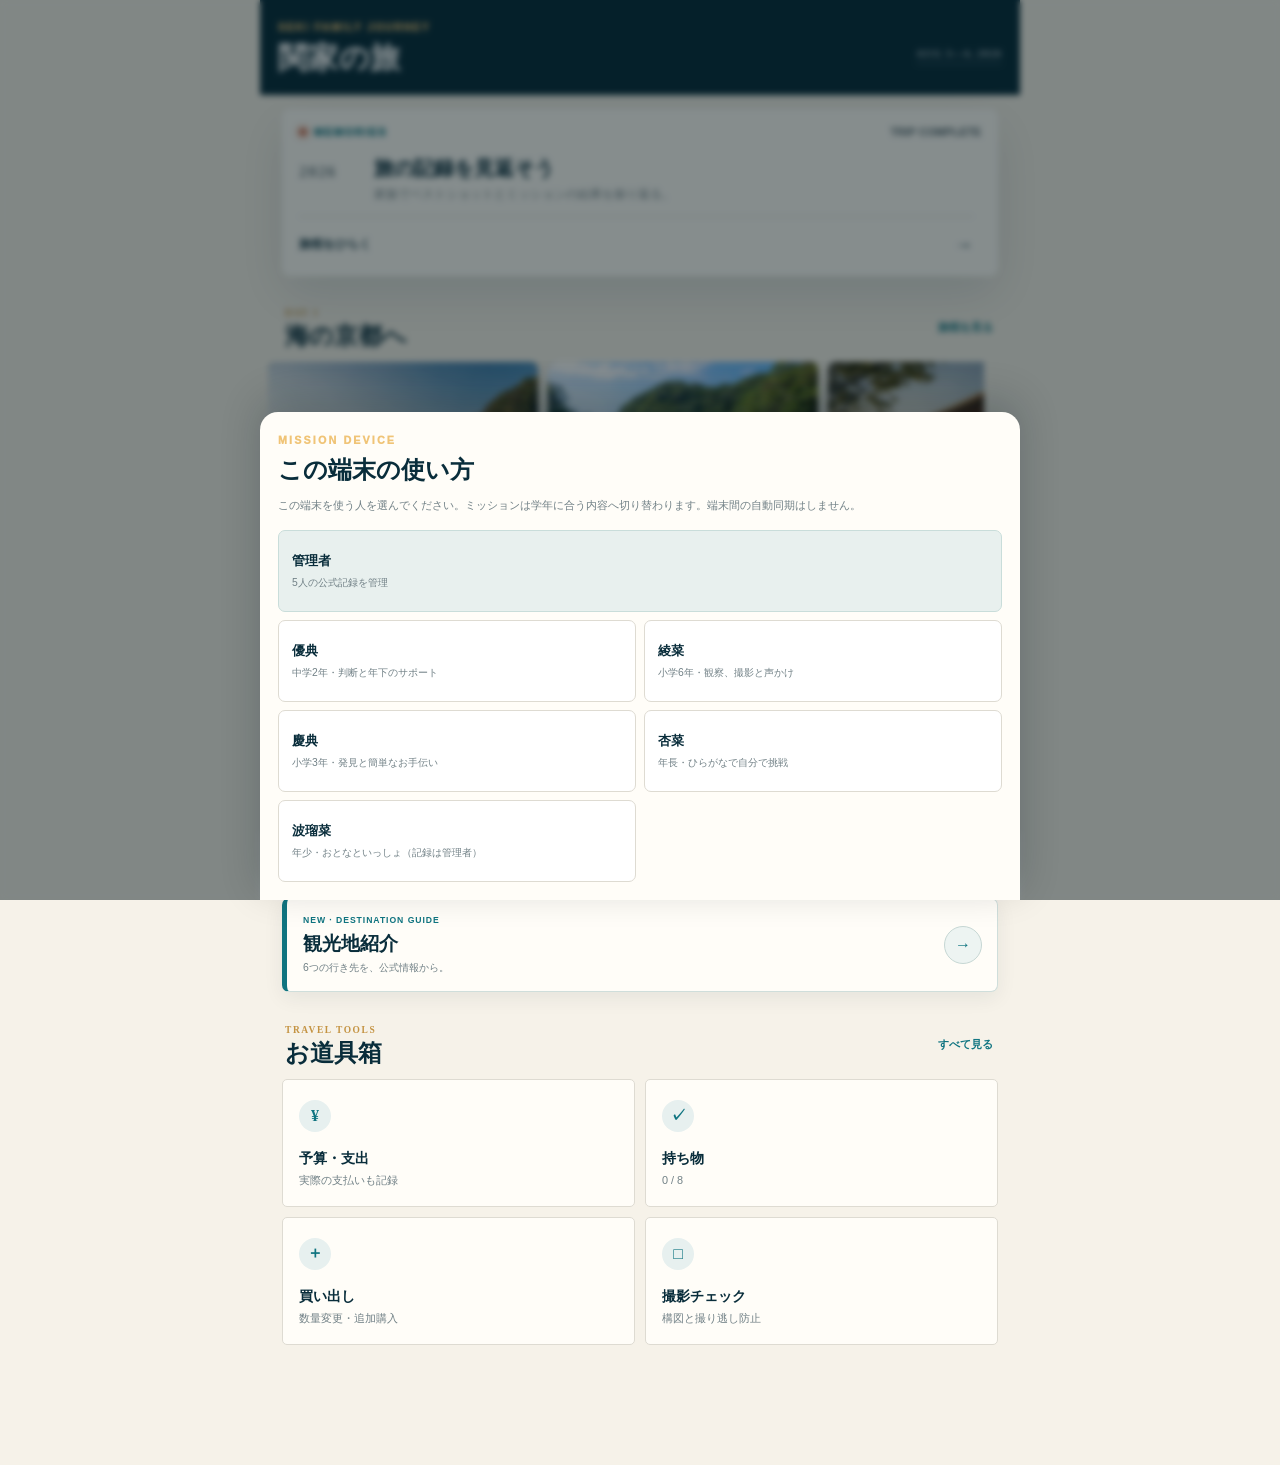
<file: index.html>
<!doctype html>
<html lang="ja">
<head>
<meta charset="utf-8">
<meta name="viewport" content="width=device-width,initial-scale=1,viewport-fit=cover">
<meta name="theme-color" content="#092d3b">
<meta name="description" content="関家8人の天橋立・伊根・美山1泊2日旅行用アプリ">
<meta name="format-detection" content="telephone=no">
<meta name="apple-mobile-web-app-capable" content="yes">
<meta name="apple-mobile-web-app-status-bar-style" content="black-translucent">
<meta name="apple-mobile-web-app-title" content="関家の旅">
<link rel="manifest" href="./manifest.webmanifest">
<link rel="apple-touch-icon" href="./assets/icons/icon-180.png">
<link rel="icon" type="image/png" sizes="192x192" href="./assets/icons/icon-192.png">
<link rel="preload" href="./assets/images/hero-ine.jpg" as="image">
<link rel="stylesheet" href="./assets/css/style.css?v=24">
<title>関家の旅｜海の京都</title>
</head>
<body>
<div class="app-shell">
  <main>
    <section id="home" class="screen active">
      <header class="home-header">
        <div><p class="wordmark">SEKI FAMILY JOURNEY</p><h1>関家の旅</h1></div>
        <p class="trip-date">AUG 3—4, 2026</p>
      </header>

      <div class="home-content home-dashboard">
        <article class="next-card">
          <div class="next-card-head">
            <span class="live-dot"></span>
            <span id="nextActionLabel">NEXT</span>
            <span id="nextCountdown" class="countdown">8/3 7:00</span>
          </div>
          <div class="next-card-main"><p id="nextActionTime" class="next-time">07:00</p><div><h2 id="nextActionTitle">自宅を出発</h2><p id="nextActionMeta">飲み物・酔い止め・モバイルバッテリーを最終確認。</p></div></div>
          <div class="next-action-links">
            <button type="button" class="text-link" data-go="plan">旅程をひらく <span>→</span></button>
            <a id="nextActionMap" class="next-map-link" href="#" target="_blank" rel="noopener" hidden>地図をひらく ↗</a>
          </div>
        </article>

        <section class="highlight-section">
          <div class="home-section-head"><div><p>DAY 1</p><h2>海の京都へ</h2></div><button type="button" data-go="plan">旅程を見る</button></div>
          <div class="highlight-scroll" aria-label="1日目の見どころ">
            <button type="button" class="highlight-card" data-guide-target="ine"><img src="./assets/images/hero-ine.jpg" alt="伊根湾に並ぶ舟屋"><span><small>09:45 · INE</small><b>伊根の舟屋</b></span></button>
            <button type="button" id="planHighlightCard" class="highlight-card" data-guide-target="beach"><img id="planHighlightImage" src="./assets/images/destinations/tomari-beach.jpg" alt="静かな入り江にある泊海水浴場のイメージ"><span><small id="planHighlightMeta">11:10 · PLAN A</small><b id="planHighlightTitle">泊海水浴場</b></span></button>
            <button type="button" class="highlight-card" data-guide-target="villa"><img src="./assets/images/destinations/hanamomiji.jpg" alt="宮津湾を望むヴィラのイメージ"><span><small>15:00 · VILLA</small><b>温泉ヴィラ はなもみじ</b></span></button>
            <button type="button" class="highlight-card" data-go="bbq"><img src="./assets/images/bbq-course.jpg" alt="ガスグリルで楽しむアメリカンBBQ"><span><small>18:00 · DINNER</small><b>至高のアメリカンBBQ</b></span></button>
          </div>
          <div class="carousel-guide" aria-hidden="true"><span>横にスワイプ</span><div class="carousel-dots"><i class="active"></i><i></i><i></i><i></i></div></div>
        </section>

        <section class="highlight-section">
          <div class="home-section-head"><div><p>DAY 2</p><h2>朝のヴィラと美山</h2></div><button type="button" data-go="plan">旅程を見る</button></div>
          <div class="highlight-scroll two-up" aria-label="2日目の見どころ">
            <button type="button" class="highlight-card" data-guide-target="villa"><img src="./assets/images/home/villa-hotdog.jpg" alt="ヴィラのテラスで楽しむホットドッグ"><span><small>BREAKFAST</small><b>ヴィラでホットドッグ</b></span></button>
            <button type="button" class="highlight-card" data-guide-target="miyama"><img src="./assets/images/miyama.jpg" alt="美山かやぶきの里の風景"><span><small>13:30 · MIYAMA</small><b>美山かやぶきの里</b></span></button>
          </div>
          <div class="carousel-guide" aria-hidden="true"><span>横にスワイプ</span><div class="carousel-dots"><i class="active"></i><i></i></div></div>
        </section>

        <button type="button" class="guide-entry" data-go="guide"><span><small>NEW · DESTINATION GUIDE</small><b>観光地紹介</b><em>6つの行き先を、公式情報から。</em></span><i>→</i></button>

        <section class="editorial-section tools-section">
          <div class="home-section-head"><div><p>TRAVEL TOOLS</p><h2>お道具箱</h2></div><button type="button" data-go="more">すべて見る</button></div>
          <div class="tool-grid">
            <button type="button" data-go="more" data-subview="budgetView"><span>¥</span><b>予算・支出</b><small>実際の支払いも記録</small></button>
            <button type="button" data-go="more" data-subview="checkView"><span>✓</span><b>持ち物</b><small id="homePackingProgress">0 / 8</small></button>
            <button type="button" data-go="shopping"><span>＋</span><b>買い出し</b><small>数量変更・追加購入</small></button>
            <button type="button" data-go="shoot"><span>□</span><b>撮影チェック</b><small>構図と撮り逃し防止</small></button>
          </div>
          <span id="homeKidsProgress" class="visually-hidden">0 XP</span>
        </section>
      </div>
    </section>

    <section id="plan" class="screen">
      <header class="screen-hero compact-hero">
        <div><p class="kicker">ITINERARY</p><h1>旅のしおり</h1><p>時間、住所、移動目安をひとつに。</p></div>
      </header>
      <div class="screen-content">
        <section class="trip-day-section" data-trip-day="1">
          <div class="day-heading trip-day-heading"><span>DAY 1</span><div><h2 id="dayOneTitle">伊根と、夏の海。</h2><p>AUG 3 · MON</p></div><button type="button" class="day-inline-toggle" aria-expanded="true" aria-controls="dayOnePanel" aria-label="1日目を閉じる"><i aria-hidden="true">⌃</i></button></div>
          <div id="dayOnePanel" class="day-content">
            <div class="segment premium-segment" aria-label="初日のプラン選択">
              <button type="button" class="plan-tab active" data-plan="a">A <span>海水浴</span></button>
              <button type="button" class="plan-tab" data-plan="b">B <span>神社・絶景</span></button>
            </div>

            <article class="tour-ticket-card" aria-labelledby="ineKasamatsuTicketTitle">
              <div class="tour-ticket-head"><div><p class="kicker">TOURIST TICKET</p><h2 id="ineKasamatsuTicketTitle">伊根傘松観光券</h2></div><span>2日間有効</span></div>
              <div class="ticket-price-grid"><div><small>大人 4人</small><b>1,800円 × 4</b></div><div><small>小児 2人</small><b>900円 × 2</b></div></div>
              <div class="ticket-total"><span>家族分の予算</span><strong>9,000円</strong></div>
              <div class="ticket-includes"><span>伊根湾めぐり遊覧船</span><span>ケーブル／リフト往復</span><span>成相寺登山バス往復</span></div>
              <p class="ticket-note">幼児2人は同伴無料想定のため、購入時に窓口で確認。成相寺入山料は別途です。今回、登山バスの利用は予定していません。</p>
              <div class="ticket-actions"><a href="https://www.tankai.jp/tourist_tickets/#inekasamatsu" target="_blank" rel="noopener">公式情報 ↗</a><a href="https://www.google.com/maps/search/?api=1&amp;query=%E4%BC%8A%E6%A0%B9%E6%B9%BE%E3%82%81%E3%81%90%E3%82%8A%E6%97%A5%E5%87%BA%E9%A7%85+%E4%BA%AC%E9%83%BD%E5%BA%9C%E4%B8%8E%E8%AC%9D%E9%83%A1%E4%BC%8A%E6%A0%B9%E7%94%BA%E5%AD%97%E6%97%A5%E5%87%BA11" target="_blank" rel="noopener">購入場所を開く ↗</a></div>
              <p class="ticket-sales">購入：伊根湾めぐり日出駅（遊覧船のりば）</p>
            </article>

        <div id="planA" class="plan active">
          <div class="route-list">
            <article class="route-item"><time>07:00</time><div><p class="route-type">DEPARTURE</p><h3>自宅を出発</h3><p>高速へ。途中休憩1回を想定。</p><div class="route-meta"><span>🚗 約2時間45分</span></div></div></article>
            <article class="route-item"><time>09:45</time><div><p class="route-type">CRUISE · 25 MIN</p><h3>伊根湾めぐり遊覧船</h3><p>日出駅で伊根傘松観光券を購入・提示して乗船。舟屋を海側から眺め、カモメ動画も撮る。</p><address>京都府与謝郡伊根町字日出11</address><div class="route-actions"><a href="https://www.google.com/maps/search/?api=1&amp;query=%E4%BC%8A%E6%A0%B9%E6%B9%BE%E3%82%81%E3%81%90%E3%82%8A%E9%81%8A%E8%A6%A7%E8%88%B9" target="_blank" rel="noopener">Google Maps ↗</a><button type="button" data-guide-target="ine">観光地紹介 →</button><span class="ticket-covered">観光券対象</span><span>次へ 車約4分</span></div></div></article>
            <article class="route-item"><time>10:30</time><div><p class="route-type">WALK & SHOOT</p><h3>伊根の舟屋散策</h3><p>家族の引き写真、路地、舟屋のディテールを撮影。</p><address>京都府与謝郡伊根町字平田周辺</address><div class="route-actions"><a href="https://www.google.com/maps/search/?api=1&amp;query=%E4%BC%8A%E6%A0%B9%E3%81%AE%E8%88%9F%E5%B1%8B" target="_blank" rel="noopener">Google Maps ↗</a><button type="button" data-guide-target="ine">観光地紹介 →</button><span>散策 約30分</span></div></div></article>
            <article class="route-item"><time>11:10</time><div><p class="route-type">BEACH · 55 MIN</p><h3>泊海水浴場</h3><p>監視時間10:00〜17:00。駐車協力金1,000円。12:05頃に山海屋へ出発。</p><address>京都府与謝郡伊根町字泊</address><div class="route-actions"><a href="https://www.google.com/maps/search/?api=1&amp;query=%E6%B3%8A%E6%B5%B7%E6%B0%B4%E6%B5%B4%E5%A0%B4+%E4%BC%8A%E6%A0%B9" target="_blank" rel="noopener">Google Maps ↗</a><button type="button" data-guide-target="beach">観光地紹介 →</button><span>舟屋から 車約10分</span></div></div></article>
            <article class="route-item lunch-route"><time>12:55</time><div><p class="route-type">LUNCH · 60 MIN</p><h3>丹後の味処 山海屋</h3><p>ミップル5階。天橋立を眺めながら海鮮ランチ。駐車場あり。</p><address>京都府宮津市字浜町 宮津シーサイドマートミップル5F</address><div class="route-actions"><a href="https://www.google.com/maps/search/?api=1&amp;query=%E5%B1%B1%E6%B5%B7%E5%B1%8B+%E5%AE%AE%E6%B4%A5%E3%82%B7%E3%83%BC%E3%82%B5%E3%82%A4%E3%83%89%E3%83%9E%E3%83%BC%E3%83%88%E3%83%9F%E3%83%83%E3%83%97%E3%83%AB" target="_blank" rel="noopener">Google Maps ↗</a><a href="https://www.sato-kyoto.com/sankaiya/" target="_blank" rel="noopener">公式情報 ↗</a><button type="button" data-open-lunch-menu>メニューを見る</button><span>泊から 車約45〜50分</span></div></div></article>
            <article class="route-item featured-route"><time>14:25</time><div><p class="route-type">KEY PICKUP · 14:00–15:00</p><h3>10号館フロントで鍵を受け取る</h3><p>15:00までを優先。ランチが押したら14:00頃に山海屋を出発する。</p><address>京都府宮津市難波野344</address><div class="route-actions"><a href="https://www.google.com/maps/search/?api=1&amp;query=%E3%83%9E%E3%83%AA%E3%83%B3%E3%83%88%E3%83%94%E3%82%A2%E5%A4%A9%E6%A9%8B%E7%AB%8B10%E5%8F%B7%E9%A4%A8+%E4%BA%AC%E9%83%BD%E5%BA%9C%E5%AE%AE%E6%B4%A5%E5%B8%82%E9%9B%A3%E6%B3%A2%E9%87%8E344" target="_blank" rel="noopener">鍵受取場所を開く ↗</a><button type="button" data-guide-target="villa">施設情報 →</button></div></div></article>
          </div>
        </div>

        <div id="planB" class="plan">
          <div class="route-list">
            <article class="route-item"><time>07:00</time><div><p class="route-type">DEPARTURE</p><h3>自宅を出発</h3><p>伊根へ直行。途中休憩1回。</p><div class="route-meta"><span>🚗 約2時間45分</span></div></div></article>
            <article class="route-item"><time>09:45</time><div><p class="route-type">CRUISE · 25 MIN</p><h3>伊根湾めぐり遊覧船</h3><p>日出駅で伊根傘松観光券を購入・提示して乗船。海側から舟屋群を楽しむ。</p><address>京都府与謝郡伊根町字日出11</address><div class="route-actions"><a href="https://www.google.com/maps/search/?api=1&amp;query=%E4%BC%8A%E6%A0%B9%E6%B9%BE%E3%82%81%E3%81%90%E3%82%8A%E9%81%8A%E8%A6%A7%E8%88%B9" target="_blank" rel="noopener">Google Maps ↗</a><button type="button" data-guide-target="ine">観光地紹介 →</button><span class="ticket-covered">観光券対象</span></div></div></article>
            <article class="route-item"><time>10:30</time><div><p class="route-type">WALK & SHOOT</p><h3>伊根の舟屋散策</h3><p>町並みと海を背景に家族カット。</p><address>京都府与謝郡伊根町字平田周辺</address><div class="route-actions"><button type="button" data-guide-target="ine">観光地紹介 →</button></div></div></article>
            <article class="route-item lunch-route"><time>11:45</time><div><p class="route-type">LUNCH · 60 MIN</p><h3>丹後の味処 山海屋</h3><p>ミップル5階。天橋立を眺めながら海鮮ランチ。駐車場あり。</p><address>京都府宮津市字浜町 宮津シーサイドマートミップル5F</address><div class="route-actions"><a href="https://www.google.com/maps/search/?api=1&amp;query=%E5%B1%B1%E6%B5%B7%E5%B1%8B+%E5%AE%AE%E6%B4%A5%E3%82%B7%E3%83%BC%E3%82%B5%E3%82%A4%E3%83%89%E3%83%9E%E3%83%BC%E3%83%88%E3%83%9F%E3%83%83%E3%83%97%E3%83%AB" target="_blank" rel="noopener">Google Maps ↗</a><a href="https://www.sato-kyoto.com/sankaiya/" target="_blank" rel="noopener">公式情報 ↗</a><button type="button" data-open-lunch-menu>メニューを見る</button><span>伊根から 車約40〜45分</span></div></div></article>
            <article class="route-item"><time>13:15</time><div><p class="route-type">SHRINE</p><h3>元伊勢籠神社</h3><p>参拝、記念写真、御朱印。</p><address>京都府宮津市字大垣430</address><div class="route-actions"><a href="https://www.google.com/maps/search/?api=1&amp;query=%E5%85%83%E4%BC%8A%E5%8B%A2%E7%B1%A0%E7%A5%9E%E7%A4%BE" target="_blank" rel="noopener">Google Maps ↗</a><button type="button" data-guide-target="shrine">観光地紹介 →</button><span>山海屋から 車約25分</span></div></div></article>
            <article class="route-item"><time>13:40</time><div><p class="route-type">PANORAMA</p><h3>天橋立傘松公園</h3><p>府中駅で観光券を提示。ケーブル／リフト往復を利用し、股のぞきと家族リアクションを撮影。14:20頃に下山開始。</p><address>京都府宮津市大垣75</address><div class="route-actions"><a href="https://www.google.com/maps/search/?api=1&amp;query=%E5%A4%A9%E6%A9%8B%E7%AB%8B%E5%82%98%E6%9D%BE%E5%85%AC%E5%9C%92" target="_blank" rel="noopener">Google Maps ↗</a><button type="button" data-guide-target="kasamatsu">観光地紹介 →</button><span class="ticket-covered">観光券対象</span><span>籠神社から徒歩圏</span></div></div></article>
            <article class="route-item featured-route"><time>14:45</time><div><p class="route-type">KEY PICKUP · 14:00–15:00</p><h3>10号館フロントで鍵を受け取る</h3><p>15:00までを優先。傘松公園が押したら早めに下山する。</p><address>京都府宮津市難波野344</address><div class="route-actions"><a href="https://www.google.com/maps/search/?api=1&amp;query=%E3%83%9E%E3%83%AA%E3%83%B3%E3%83%88%E3%83%94%E3%82%A2%E5%A4%A9%E6%A9%8B%E7%AB%8B10%E5%8F%B7%E9%A4%A8+%E4%BA%AC%E9%83%BD%E5%BA%9C%E5%AE%AE%E6%B4%A5%E5%B8%82%E9%9B%A3%E6%B3%A2%E9%87%8E344" target="_blank" rel="noopener">鍵受取場所を開く ↗</a><button type="button" data-guide-target="villa">施設情報 →</button></div></div></article>
          </div>
        </div>

        <section class="villa-stay-card" aria-labelledby="villaStayTitle">
          <div class="villa-stay-head"><div><p class="kicker">OUR VILLA</p><h2 id="villaStayTitle">温泉ヴィラ<br>はなもみじ</h2></div><span>1泊 · 8名</span></div>
          <div class="key-alert"><strong>最初に10号館フロントへ</strong><p>ヴィラへ直行せず、フロントで鍵を受け取ってから移動。</p></div>
          <div class="stay-time-grid"><div><small>CHECK IN</small><b>8/3 14:00〜15:00</b></div><div><small>CHECK OUT</small><b>8/4 11:00</b></div></div>
          <div class="stay-addresses">
            <div><small>鍵の受取場所</small><b>マリントピア天橋立10号館フロント</b><address>京都府宮津市難波野344</address><a href="https://www.google.com/maps/search/?api=1&amp;query=%E3%83%9E%E3%83%AA%E3%83%B3%E3%83%88%E3%83%94%E3%82%A2%E5%A4%A9%E6%A9%8B%E7%AB%8B10%E5%8F%B7%E9%A4%A8+%E4%BA%AC%E9%83%BD%E5%BA%9C%E5%AE%AE%E6%B4%A5%E5%B8%82%E9%9B%A3%E6%B3%A2%E9%87%8E344" target="_blank" rel="noopener">Google Maps ↗</a></div>
            <div><small>宿泊するヴィラ</small><b>温泉ヴィラ はなもみじ</b><address>京都府宮津市字難波野小字金持335番地35</address><a href="https://www.google.com/maps/search/?api=1&amp;query=%E6%B8%A9%E6%B3%89%E3%83%B4%E3%82%A3%E3%83%A9+%E3%81%AF%E3%81%AA%E3%82%82%E3%81%BF%E3%81%98+%E4%BA%AC%E9%83%BD%E5%BA%9C%E5%AE%AE%E6%B4%A5%E5%B8%82%E9%9B%A3%E6%B3%A2%E9%87%8E" target="_blank" rel="noopener">Google Maps ↗</a></div>
          </div>
          <div class="villa-features"><span>宮津湾ビュー</span><span>天然温泉露天風呂</span><span>プライベートプール</span><span>BBQテラス・グリル</span><span>キッチン・冷蔵庫</span><span>電子レンジ・調理器具・食器</span></div>
          <div class="stay-booking-meta"><span>食事なし</span><span>現地払い 28,360円</span></div>
          <button type="button" class="villa-guide-link" data-guide-target="villa">観光地紹介で詳しく見る →</button>
          <a class="villa-official-link" href="https://www.premium-marinetopia.jp/accommodations/hanamomiji/" target="_blank" rel="noopener">施設公式情報を見る ↗</a>
        </section>
          </div>
        </section>

        <section class="trip-day-section" data-trip-day="2">
          <div class="day-heading trip-day-heading"><span>DAY 2</span><div><h2>美山、原風景へ。</h2><p>AUG 4 · TUE</p></div><button type="button" class="day-inline-toggle" aria-expanded="false" aria-controls="dayTwoPanel" aria-label="2日目を開く"><i aria-hidden="true">⌄</i></button></div>
          <div id="dayTwoPanel" class="day-content" hidden>
          <div class="route-list">
          <article class="route-item"><time>11:00</time><div><p class="route-type">CHECK OUT</p><h3>はなもみじを出発</h3><p>忘れ物、冷蔵庫、充電器、ゴミを確認して鍵を返却。</p><div class="route-actions"><button type="button" data-guide-target="villa">施設情報 →</button><span>🚗 美山方面へ約1時間30分</span></div></div></article>
          <article class="route-item"><time>12:30</time><div><p class="route-type">LUNCH</p><h3>ローコスト昼食</h3><p>美山へ入る前に、道の駅や軽食で先に昼食を済ませる。</p></div></article>
          <article class="route-item"><time>13:30</time><div><p class="route-type">VILLAGE WALK</p><h3>美山かやぶきの里</h3><p>住民の暮らしに配慮しながら、赤いポストと茅葺き屋根を撮影。</p><address>京都府南丹市美山町北</address><div class="route-actions"><a href="https://www.google.com/maps/search/?api=1&amp;query=%E7%BE%8E%E5%B1%B1%E3%81%8B%E3%82%84%E3%81%B6%E3%81%8D%E3%81%AE%E9%87%8C" target="_blank" rel="noopener">Google Maps ↗</a><button type="button" data-guide-target="miyama">観光地紹介 →</button><span>散策 約60分</span></div></div></article>
          <article class="route-item"><time>17:30</time><div><p class="route-type">HOME</p><h3>大阪帰着目安</h3><p>車内でベストシーンと旅の感想を撮る。</p></div></article>
          </div>
          </div>
        </section>
        <p class="source-note">住所・営業時間は公式観光情報をもとに掲載。道路状況や天候により所要時間は変動します。</p>
      </div>
    </section>

    <section id="shopping" class="screen">
      <header class="screen-hero shop-hero">
        <div><p class="kicker">LOPIA SHOPPING</p><h1>買い出し</h1><p>数量変更も、追加購入も。</p></div>
      </header>
      <div class="screen-content">
        <article class="progress-panel">
          <div><p class="kicker dark">SHOPPING PROGRESS</p><strong id="shoppingProgressLabel">0 / 45</strong></div>
          <div class="progress"><i id="shoppingProgressBar"></i></div>
        </article>
        <div class="shopping-toolbar">
          <div class="shopping-filter" aria-label="買い出し表示切替">
            <button type="button" class="active" data-shopping-filter="all" aria-pressed="true">すべて</button>
            <button type="button" data-shopping-filter="pending" aria-pressed="false">未購入のみ</button>
          </div>
          <button type="button" id="toggleAllShoppingCategories" class="shopping-fold-all">すべて閉じる</button>
        </div>
        <div id="shopCategories"></div>
        <section class="form-card">
          <div class="section-title"><div><p class="kicker dark">ADD ITEM</p><h2>追加で買うもの</h2></div></div>
          <div class="field-grid">
            <label><span>商品名</span><input id="customItemName" type="text" maxlength="40" placeholder="例：氷"></label>
            <label><span>数量</span><input id="customItemQty" type="text" maxlength="20" placeholder="例：2袋"></label>
            <label class="wide"><span>カテゴリ</span><select id="customItemCategory"><option value="supplies">調味料・消耗品</option><option value="drinks">飲み物</option><option value="hotdog">ホットドッグ</option><option value="meat">肉</option><option value="seafood">海鮮・前菜</option><option value="vegetables">野菜</option><option value="finish">締め・デザート</option></select></label>
          </div>
          <button type="button" id="addShoppingItem" class="solid-button">リストに追加</button>
          <button type="button" id="resetShopping" class="danger-link">全チェックを解除</button>
        </section>
      </div>
    </section>

    <section id="bbq" class="screen">
      <header class="photo-screen-hero">
        <img src="./assets/images/bbq-course.jpg" alt="ガスグリルで焼くサーロインと海鮮、野菜のBBQイメージ">
        <div class="hero-shade"></div>
        <div><p class="kicker">VILLA DINNER</p><h1>至高の<br>アメリカンBBQ</h1><p>家族8人で味わう、ヴィラのスペシャルディナー。</p></div>
      </header>
      <div class="screen-content">
        <div class="segment bbq-segment" aria-label="BBQ表示切替">
          <button type="button" class="bbq-tab active" data-bbq-view="menu">お品書き</button>
          <button type="button" class="bbq-tab" data-bbq-view="heat">レシピ</button>
          <button type="button" class="bbq-tab" data-bbq-view="timer">タイマー</button>
        </div>

        <div id="bbqMenu" class="bbq-view active">
          <div class="menu-intro"><p>TONIGHT'S MENU</p><h2>今夜は、家族で<br>味わう12皿。</h2><span>全12品</span></div>
          <div class="course-list">
            <article><img src="./assets/images/menu/camembert.jpg" alt="グリルで温めたカマンベールのハニーペッパー焼き" loading="lazy"><span class="course-no">01</span><div><p>APPETIZER</p><h3>カマンベールのハニーペッパー焼き</h3><p>オリーブオイル、はちみつ、ブラックペッパー。とろけたチーズをバゲットにつけて。</p></div></article>
            <article><img src="./assets/images/menu/garlic-shrimp.jpg" alt="鉄板で焼くガーリックシュリンプ" loading="lazy"><span class="course-no">02</span><div><p>APPETIZER</p><h3>ガーリックシュリンプ</h3><p>有頭エビ、にんにく、バター。立ち上がる香りからコースが始まる。</p></div></article>
            <article class="main-course"><img src="./assets/images/menu/beef-tongue.jpg" alt="焼き目をつけた厚切り牛タン" loading="lazy"><span class="course-no">03</span><div><p>MEAT 01</p><h3>厚切り牛タン</h3><p>最初は塩だけで。仕上げにレモンをひと搾り。</p></div></article>
            <article class="main-course hero-course"><img src="./assets/images/menu/sirloin.jpg" alt="焼き目をつけて切り分けた厚切りサーロイン" loading="lazy"><span class="course-no">04</span><div><p>MAIN DISH</p><h3>厚切りサーロインステーキ</h3><p>一枚で豪快に焼き上げ、みんなの前で切り分ける。</p><span class="chef-note">Broil Kingの真骨頂</span></div></article>
            <article class="main-course"><img src="./assets/images/menu/harami.jpg" alt="タレをまとったハラミ" loading="lazy"><span class="course-no">05</span><div><p>MEAT 03</p><h3>ハラミ</h3><p>香ばしい焼き目とタレ。子ども人気No.1。</p></div></article>
            <article><img src="./assets/images/menu/pork-belly.jpg" alt="こんがり焼いた厚切り豚バラ" loading="lazy"><span class="course-no">06</span><div><p>MEAT 04</p><h3>厚切り豚バラ</h3><p>塩こしょうだけで、表面は香ばしく中はジューシーに。</p></div></article>
            <article><img src="./assets/images/menu/chicken.jpg" alt="皮を香ばしく焼いた鶏ももステーキ" loading="lazy"><span class="course-no">07</span><div><p>MEAT 05</p><h3>鶏ももステーキ</h3><p>皮はパリパリ。最後に照り焼きソースで仕上げる。</p></div></article>
            <article><img class="scallop-photo" src="./assets/images/menu/seafood.jpg" alt="殻ごと焼いたホタテバター醤油" loading="lazy"><span class="course-no">08</span><div><p>SEAFOOD</p><h3>ホタテバター醤油</h3><p>殻ごと蒸し焼きにして、バターと醤油をまとわせる。</p></div></article>
            <article><img src="./assets/images/menu/vegetables.jpg" alt="焼き目のついた夏野菜" loading="lazy"><span class="course-no">09</span><div><p>VEGETABLES</p><h3>焼き野菜</h3><p>アスパラ、ズッキーニ、パプリカ、玉ねぎ、エリンギをオリーブオイルで。</p></div></article>
            <article><img src="./assets/images/menu/grilled-rice-ball.jpg" alt="バター醤油の焼きおにぎり" loading="lazy"><span class="course-no">10</span><div><p>FINISH 01</p><h3>バター醤油 焼きおにぎり</h3><p>醤油と溶けたバターを重ねて、香ばしく仕上げる。</p></div></article>
            <article><img src="./assets/images/menu/sausages.jpg" alt="グリルで焼いた大容量ソーセージ" loading="lazy"><span class="course-no">11</span><div><p>FAMILY FAVORITE</p><h3>大容量ソーセージ</h3><p>表面はパリッと。子どもが喜ぶBBQの定番。</p></div></article>
            <article><img src="./assets/images/menu/yakisoba.jpg" alt="鉄板で仕上げた焼きそば" loading="lazy"><span class="course-no">12</span><div><p>FINISH 02</p><h3>鉄板焼きそば</h3><p>熱い鉄板で一気に仕上げる、コース最後のひと皿。</p></div></article>
          </div>
        </div>

        <div id="bbqHeat" class="bbq-view">
          <div class="heat-legend"><span class="heat high">強火</span><span class="heat medium">中火</span><span class="heat low">弱火</span><span class="heat indirect">間接</span></div>
          <p class="recipe-lead">料理をタップすると、材料と手順が開きます。</p>
          <nav id="recipeQuickNav" class="recipe-quick-nav" aria-label="料理へジャンプ"></nav>
          <div class="recipe-list">
            <details class="recipe-card" open>
              <summary><span class="recipe-no">01</span><div><small>180℃前後 · 約10分</small><b>カマンベールのハニーペッパー焼き</b></div></summary>
              <div class="recipe-body"><h3>材料</h3><p class="ingredient-chips"><span>カマンベール 1個</span><span>オリーブオイル</span><span>はちみつ</span><span>ブラックペッパー</span><span>バゲット</span></p><h3>作り方</h3><ol><li>上面へ格子状の切れ目を入れる。</li><li>スキレットまたはアルミ皿へ置き、オリーブオイルを少量かける。</li><li>フタを閉め、180℃前後で約10分。</li><li>はちみつとブラックペッパーをかけ、バゲットにつける。</li></ol></div>
            </details>
            <details class="recipe-card">
              <summary><span class="recipe-no">02</span><div><small>中火 · 3〜4分＋2分</small><b>ガーリックシュリンプ</b></div></summary>
              <div class="recipe-body"><h3>材料</h3><p class="ingredient-chips"><span>エビ</span><span>にんにく</span><span>バター</span><span>パセリ</span><span>レモン</span></p><h3>作り方</h3><ol><li>スキレットへバターを入れ、にんにくを炒める。</li><li>エビを入れ、フタを閉めて3〜4分。</li><li>裏返して2分焼く。</li><li>パセリを散らし、レモンを絞る。</li></ol></div>
            </details>
            <details class="recipe-card">
              <summary><span class="recipe-no">03</span><div><small>250℃ · 2分＋1〜2分</small><b>厚切り牛タン</b></div></summary>
              <div class="recipe-body"><ol><li>グリルを250℃程度まで予熱する。</li><li>牛タンを並べ、約2分焼く。</li><li>裏返して1〜2分。</li><li>塩とレモンで仕上げる。</li></ol><p class="recipe-point">焼きすぎ厳禁。</p></div>
            </details>
            <details class="recipe-card main-recipe">
              <summary><span class="recipe-no">04</span><div><small>強火→間接 · 休ませ5分</small><b>厚切りサーロインステーキ</b></div></summary>
              <div class="recipe-body"><ol><li>肉を常温に戻し、塩だけ振る。</li><li>強火で90秒、裏面も90秒。</li><li>弱火側へ移し、フタを閉めて5〜7分。</li><li>アルミホイルで包み、5分休ませる。</li><li>カットして、最後にブラックペッパー。</li></ol><p class="recipe-point">これがBroil Kingの真骨頂。</p></div>
            </details>
            <details class="recipe-card">
              <summary><span class="recipe-no">05</span><div><small>強火 · 両面2〜3分</small><b>ハラミ</b></div></summary>
              <div class="recipe-body"><ol><li>強火で片面2〜3分。</li><li>裏返して2〜3分。</li><li>焼けてからタレを絡める。</li></ol><p class="recipe-point">子ども人気No.1。</p></div>
            </details>
            <details class="recipe-card">
              <summary><span class="recipe-no">06</span><div><small>中火 · 6分＋5分</small><b>厚切り豚バラ</b></div></summary>
              <div class="recipe-body"><ol><li>塩こしょうを振る。</li><li>中火へ置き、フタを閉めて6分。</li><li>裏返し、フタを閉めて5分。</li></ol><p class="recipe-point">余分な脂が落ちて香ばしくなる。</p></div>
            </details>
            <details class="recipe-card">
              <summary><span class="recipe-no">07</span><div><small>中火→間接 · 7分＋5分</small><b>鶏ももステーキ</b></div></summary>
              <div class="recipe-body"><ol><li>皮目から焼く。</li><li>フタを閉めて7分。</li><li>裏返して5分。</li><li>最後に照り焼きソースを絡める。</li></ol><p class="recipe-point">皮をパリパリに。中心75℃・1分以上を目安にする。</p></div>
            </details>
            <details class="recipe-card">
              <summary><span class="recipe-no">08</span><div><small>中火 · 5分＋30秒</small><b>ホタテバター醤油</b></div></summary>
              <div class="recipe-body"><ol><li>ホタテを殻ごとグリルへ置く。</li><li>フタを閉めて5分。</li><li>バターと醤油を加える。</li><li>さらに30秒加熱する。</li></ol></div>
            </details>
            <details class="recipe-card">
              <summary><span class="recipe-no">09</span><div><small>中火 · 約8〜10分</small><b>焼き野菜</b></div></summary>
              <div class="recipe-body"><h3>材料</h3><p class="ingredient-chips"><span>アスパラ</span><span>ズッキーニ</span><span>パプリカ</span><span>玉ねぎ</span><span>エリンギ</span></p><h3>作り方</h3><ol><li>野菜へオリーブオイルを薄く塗る。</li><li>中火で約8〜10分、時々返しながら焼く。</li></ol></div>
            </details>
            <details class="recipe-card">
              <summary><span class="recipe-no">10</span><div><small>中火 · 焼き目を見ながら</small><b>焼きおにぎり</b></div></summary>
              <div class="recipe-body"><ol><li>まず両面を素焼きして表面を固める。</li><li>醤油とバターを塗る。</li><li>さらに両面を香ばしく焼く。</li></ol><p class="recipe-point">焦げやすいので醤油は最後。</p></div>
            </details>
            <details class="recipe-card compact-recipe"><summary><span class="recipe-no">11</span><div><small>中火 · 6〜8分</small><b>大容量ソーセージ</b></div></summary><div class="recipe-body"><ol><li>中火で転がしながら6〜8分。</li><li>全体へ焼き目がつき、皮が張ったら完成。</li></ol></div></details>
            <details class="recipe-card compact-recipe"><summary><span class="recipe-no">12</span><div><small>鉄板 · 短時間</small><b>鉄板焼きそば</b></div></summary><div class="recipe-body"><ol><li>鉄板をしっかり温める。</li><li>具材、麺、ソースの順で加え、一気に仕上げる。</li></ol></div></details>
          </div>
          <p class="safety-note">鶏肉・豚肉は中心まで十分に加熱。生肉用トングと盛り付け用を分ける。</p>
        </div>

        <div id="bbqTimer" class="bbq-view">
          <article class="timer-card">
            <p class="kicker">GRILL TIMER</p>
            <strong id="timerDisplay">05:00</strong>
            <p id="timerStatus">5分をセット</p>
            <div class="timer-presets"><button type="button" data-seconds="90">90秒<small>焼き目</small></button><button type="button" data-seconds="300">5分<small>フタ調理</small></button><button type="button" data-seconds="600">10分<small>チーズ</small></button></div>
            <div class="timer-actions"><button type="button" id="timerStart" class="solid-button light">スタート</button><button type="button" id="timerReset" class="outline-button light">リセット</button></div>
          </article>
        </div>
      </div>
    </section>

    <section id="shoot" class="screen">
      <header class="screen-hero shoot-header">
        <div><p class="kicker">SHOT DIRECTOR</p><h1>旅を、一本の<br>映画にする。</h1><p>何を、どの構図で撮るか。現場で迷わない撮影指示書。</p></div>
      </header>
      <div class="screen-content">
        <article class="progress-panel dark-panel">
          <div><p class="kicker">SHOOTING PROGRESS</p><strong id="shootProgress">0 / 0</strong></div>
          <div class="progress"><i id="shootProgressBar"></i></div>
        </article>
        <details class="composition-guide" aria-labelledby="compositionTitle">
          <summary class="section-title"><div><p class="kicker dark">COMPOSITION SAMPLE</p><h2 id="compositionTitle">この画角をまねる</h2></div><span id="compositionToggleLabel">構図を見る ＋</span></summary>
          <div class="composition-scroll">
            <figure><img src="./assets/images/shot-samples/wide.jpg" alt="舟屋と家族を小さく写すワイド構図" loading="lazy"><figcaption><b>W｜ワイド</b><span>景色を主役に。人物は小さく置く。</span></figcaption></figure>
            <figure><img src="./assets/images/shot-samples/close.jpg" alt="ステーキを切る手元に寄った構図" loading="lazy"><figcaption><b>C｜寄り</b><span>見せたい一点に近づき、背景をぼかす。</span></figcaption></figure>
            <figure><img src="./assets/images/shot-samples/motion.jpg" alt="海へ走る子どもを後ろから追う動きの構図" loading="lazy"><figcaption><b>M｜動き</b><span>進行方向に余白を残して後ろから追う。</span></figcaption></figure>
            <figure><img src="./assets/images/shot-samples/vertical.jpg" alt="赤いポストを左三分の一に置いた縦構図" loading="lazy"><figcaption><b>V｜縦</b><span>主役を中央から外し、奥行きを入れる。</span></figcaption></figure>
          </div>
        </details>
        <article class="shot-offline-card" aria-labelledby="shotOfflineTitle">
          <div class="shot-offline-copy">
            <span class="shot-offline-icon" aria-hidden="true">⇩</span>
            <div><p class="kicker dark">OFFLINE SAMPLES</p><h2 id="shotOfflineTitle">撮影見本をオフライン保存</h2><p id="shotOfflineMeta">101枚・約2.7MB。Wi-Fi時の保存がおすすめです。</p></div>
          </div>
          <button type="button" id="saveShotGuidesOffline">保存する</button>
          <div class="shot-offline-progress" id="shotOfflineProgress" hidden>
            <div><i id="shotOfflineProgressBar"></i></div><span id="shotOfflineProgressLabel">0 / 101</span>
          </div>
        </article>
        <div class="shoot-legend"><span><i>W</i>ワイド</span><span><i>C</i>寄り</span><span><i>M</i>動き</span><span><i>V</i>縦動画</span><span><i>S</i>環境音</span></div>
        <div class="shoot-toolbar">
          <div class="shoot-filter" aria-label="撮影項目の絞り込み">
            <button type="button" class="active" data-shot-filter="all" aria-pressed="true">すべて</button>
            <button type="button" data-shot-filter="pending" aria-pressed="false">未撮影</button>
            <button type="button" data-shot-filter="must" aria-pressed="false">必須</button>
          </div>
          <button type="button" id="toggleAllShotCategories" class="shoot-fold-all">すべて開く</button>
        </div>
        <p class="shoot-priority-note"><span>MUST</span>絶対に撮る　<span>NICE</span>余裕があれば　<span>BONUS</span>撮れたら最高</p>
        <div id="shotList"></div>
        <button type="button" id="resetShoot" class="danger-link">撮影チェックをすべて解除</button>
      </div>
    </section>

    <section id="mission" class="screen">
      <header class="screen-hero mission-header">
        <div><p class="kicker" id="missionKicker">KIDS QUEST</p><h1 id="missionHeroTitle">旅を遊びに<br>変えよう。</h1><p id="missionHeroDescription">見つける、手伝う、笑わせる。家族でXPを集めよう。</p></div>
      </header>
      <div class="screen-content">
        <section class="mission-hero">
          <div class="mission-ring" id="missionRing"><div><strong id="kidsXp">0</strong><small id="kidsXpLabel">XP</small></div></div>
          <div class="mission-summary-copy">
            <div class="mission-summary-head"><p class="kicker" id="missionRankKicker">YOUR RANK</p><button type="button" id="changeMissionMode">端末設定</button></div>
            <h2 id="kidsRank">はじめての旅人</h2>
            <p id="kidsProgress">0 / 75 ミッション</p>
            <p id="rankNext">あと5個でランクアップ</p>
            <div class="mission-profile-identity"><span id="missionModeBadge">公式記録</span><b id="activeMissionProfileLabel">優典</b></div>
            <small id="missionDeviceNote" class="visually-hidden">この端末が家族の公式記録です</small>
          </div>
          <button type="button" id="toggleMissionResult" class="mission-status-toggle" aria-expanded="false"><span id="missionResultToggleLabel">達成状況を確認</span><i aria-hidden="true">›</i></button>
        </section>
        <div class="mission-profile-tabs" id="missionProfileTabs" aria-label="記録するメンバー">
          <button type="button" class="active" data-mission-profile="eldest-son">優典</button>
          <button type="button" data-mission-profile="eldest-daughter">綾菜</button>
          <button type="button" data-mission-profile="second-son">慶典</button>
          <button type="button" data-mission-profile="second-daughter">杏菜</button>
          <button type="button" data-mission-profile="third-daughter">波瑠菜</button>
        </div>
        <div class="mission-tabs" aria-label="ミッションカテゴリ">
          <button type="button" class="active" data-mission-category="all">すべて</button>
          <button type="button" data-mission-category="common">どこでも</button>
          <button type="button" data-mission-category="ine">伊根</button>
          <button type="button" data-mission-category="bbq">BBQ</button>
          <button type="button" data-mission-category="family">家族</button>
          <button type="button" data-mission-category="miyama">美山</button>
        </div>
        <div class="mission-action-row">
          <button type="button" id="openBatchMission">複数人にまとめて記録</button>
        </div>
        <section class="mission-result" id="missionResult" hidden>
          <div class="section-title"><div><p class="kicker dark" id="missionResultKicker">RESULT</p><h2 id="missionResultTitle">優典の記録</h2></div><strong id="missionResultScore">0 CLEAR</strong></div>
          <p id="missionResultSummary">はじめての旅人 · 0 XP</p>
          <div id="missionResultList"></div>
          <p class="mission-result-note">この端末内の記録です。家族の公式結果は管理者端末で確定します。</p>
        </section>
        <div id="kidsMissionGrid" class="mission-grid"></div>
        <button type="button" id="resetKids" class="danger-link">ミッションをリセット</button>
      </div>
    </section>

    <section id="guide" class="screen">
      <header class="screen-hero guide-hero">
        <div><p class="kicker">DESTINATION GUIDE</p><h1>観光地紹介</h1><p>行く前に知ると、旅がもっと面白い。</p></div>
      </header>
      <div class="screen-content guide-content">
        <button type="button" id="guideBack" class="guide-back">← ホームへ戻る</button>
        <div class="guide-filter" aria-label="観光地の絞り込み">
          <button type="button" class="active" data-guide-filter="all">すべて</button>
          <button type="button" data-guide-filter="day1">Day 1</button>
          <button type="button" data-guide-filter="day2">Day 2</button>
        </div>
        <div class="destination-list">
          <article id="destination-ine" class="destination-card" data-guide-day="day1">
            <img src="./assets/images/hero-ine.jpg" alt="伊根湾沿いに並ぶ舟屋" loading="lazy">
            <div class="destination-copy"><small>DAY 1 · INE</small><h2>伊根の舟屋</h2><p>伊根湾を囲むように約230軒の舟屋が並ぶ独特の町並み。1階は舟を収める場所、2階は漁具の保管などに使われてきました。</p><div class="destination-facts"><span>海側は遊覧船から</span><span>暮らしの場に配慮</span></div><div class="destination-actions"><a href="https://www.ine-kankou.jp/funaya" target="_blank" rel="noopener">公式情報 ↗</a><a href="https://www.google.com/maps/search/?api=1&amp;query=%E4%BC%8A%E6%A0%B9%E3%81%AE%E8%88%9F%E5%B1%8B" target="_blank" rel="noopener">地図 ↗</a></div></div>
          </article>
          <article id="destination-beach" class="destination-card" data-guide-day="day1">
            <img src="./assets/images/destinations/tomari-beach.jpg" alt="静かな入り江にある泊海水浴場のイメージ" loading="lazy">
            <div class="destination-copy"><small>DAY 1 · PLAN A</small><h2>泊海水浴場</h2><p>波が穏やかで遠浅の、家族で過ごしやすい小さな入り江。2026年は7月18日〜8月16日、10:00〜17:00に監視員が配置されます。</p><div class="destination-facts"><span>トイレ・シャワーあり</span><span>駐車協力金 1,000円</span></div><div class="destination-actions"><a href="https://www.ine-kankou.jp/view/tomari-beach" target="_blank" rel="noopener">公式情報 ↗</a><a href="https://www.google.com/maps/search/?api=1&amp;query=%E6%B3%8A%E6%B5%B7%E6%B0%B4%E6%B5%B4%E5%A0%B4+%E4%BC%8A%E6%A0%B9" target="_blank" rel="noopener">地図 ↗</a></div></div>
          </article>
          <article id="destination-shrine" class="destination-card" data-guide-day="day1">
            <img src="./assets/images/destinations/motoise-kono.jpg" alt="元伊勢籠神社をイメージした静かな参道" loading="lazy">
            <div class="destination-copy"><small>DAY 1 · PLAN B</small><h2>元伊勢籠神社</h2><p>丹後国一宮。天照大神と豊受大神が伊勢へ遷る前に祀られた故事から「元伊勢」と呼ばれています。静かに参拝してから傘松公園へ。</p><div class="destination-facts"><span>参拝 8:00〜17:00</span><span>傘松公園へ徒歩圏</span></div><div class="destination-actions"><a href="https://www.motoise.jp/about/" target="_blank" rel="noopener">公式情報 ↗</a><a href="https://www.google.com/maps/search/?api=1&amp;query=%E5%85%83%E4%BC%8A%E5%8B%A2%E7%B1%A0%E7%A5%9E%E7%A4%BE" target="_blank" rel="noopener">地図 ↗</a></div></div>
          </article>
          <article id="destination-kasamatsu" class="destination-card" data-guide-day="day1">
            <img src="./assets/images/destinations/kasamatsu.jpg" alt="傘松公園から天橋立を望むイメージ" loading="lazy">
            <div class="destination-copy"><small>DAY 1 · PLAN B</small><h2>天橋立傘松公園</h2><p>天橋立を北側から一望する展望スポット。「股のぞき」発祥の地といわれ、展望施設AmaTerraceからも大パノラマを楽しめます。</p><div class="destination-facts"><span>ケーブル・リフト利用</span><span>股のぞきの定番景観</span></div><div class="destination-actions"><a href="https://www.tankai.jp/trip/kasamatsu/" target="_blank" rel="noopener">公式情報 ↗</a><a href="https://www.google.com/maps/search/?api=1&amp;query=%E5%A4%A9%E6%A9%8B%E7%AB%8B%E5%82%98%E6%9D%BE%E5%85%AC%E5%9C%92" target="_blank" rel="noopener">地図 ↗</a></div></div>
          </article>
          <article id="destination-villa" class="destination-card" data-guide-day="day1">
            <img src="./assets/images/destinations/hanamomiji.jpg" alt="宮津湾を望む温泉ヴィラのイメージ" loading="lazy">
            <div class="destination-copy"><small>DAY 1–2 · STAY</small><h2>温泉ヴィラ はなもみじ</h2><p>宮津湾を望むヴィラ。天然温泉露天風呂、プライベートプール、BBQテラスとガスグリルを備えます。先に10号館フロントで鍵を受け取ります。</p><div class="destination-facts"><span>IN 14:00〜15:00</span><span>OUT 11:00</span></div><div class="destination-actions"><a href="https://www.premium-marinetopia.jp/accommodations/hanamomiji/" target="_blank" rel="noopener">公式情報 ↗</a><a href="https://www.google.com/maps/search/?api=1&amp;query=%E6%B8%A9%E6%B3%89%E3%83%B4%E3%82%A3%E3%83%A9+%E3%81%AF%E3%81%AA%E3%82%82%E3%81%BF%E3%81%98" target="_blank" rel="noopener">地図 ↗</a></div></div>
          </article>
          <article id="destination-miyama" class="destination-card" data-guide-day="day2">
            <img src="./assets/images/miyama.jpg" alt="美山かやぶきの里の集落" loading="lazy">
            <div class="destination-copy"><small>DAY 2 · MIYAMA</small><h2>美山かやぶきの里</h2><p>北集落では約50戸のうち39棟が茅葺き屋根。国の重要伝統的建造物群保存地区であり、同時に住民が暮らす生活の場です。</p><div class="destination-facts"><span>私有地へ入らない</span><span>静かに散策・撮影</span></div><div class="destination-actions"><a href="https://kayabukinosato.jp/" target="_blank" rel="noopener">公式情報 ↗</a><a href="https://www.google.com/maps/search/?api=1&amp;query=%E7%BE%8E%E5%B1%B1%E3%81%8B%E3%82%84%E3%81%B6%E3%81%8D%E3%81%AE%E9%87%8C" target="_blank" rel="noopener">地図 ↗</a></div></div>
          </article>
        </div>
        <p class="source-note">説明は各施設・観光協会の公式情報をもとに要約。掲載写真の一部は旅のイメージです。</p>
      </div>
    </section>

    <section id="more" class="screen">
      <header class="screen-hero compact-hero">
        <div><p class="kicker">TRAVEL TOOLS</p><h1>旅の道具箱</h1><p>お金、持ち物、子どものお楽しみ。</p></div>
      </header>
      <div class="screen-content">
        <div id="moreTop" class="subview active">
          <div id="connectivityStatus" class="connectivity-status" role="status" aria-live="polite"><i></i><span>オフライン準備を確認中</span></div>
          <div class="more-menu">
            <button type="button" data-go="shopping"><span>＋</span><div><b>買い出し</b><small>進捗・数量変更・追加購入</small></div></button>
            <button type="button" data-subview="budgetView"><span>¥</span><div><b>予算・実支出</b><small>残額まで自動計算</small></div></button>
            <button type="button" data-subview="checkView"><span>✓</span><div><b>持ち物</b><small>忘れ物を防ぐ</small></div></button>
          </div>
        </div>

        <div id="budgetView" class="subview">
          <button type="button" class="back-button" data-back>← 道具箱へ</button>
          <section class="budget-summary">
            <p class="kicker">TRIP BUDGET</p>
            <span>予定総額</span><strong id="total">101,660円</strong><small id="perPerson">1人あたり 約12,708円</small>
            <div class="budget-actual"><div><span>実支出</span><b id="actualTotal">0円</b></div><div><span>予定残額</span><b id="budgetRemaining">101,660円</b></div></div>
          </section>
          <details class="estimate-details"><summary>予定費用の内訳</summary>
            <label class="cost-row fixed"><input checked disabled type="checkbox"><span>宿泊費</span><b>28,360円</b></label>
            <label class="cost-row fixed"><input checked disabled type="checkbox"><span>高速＋ガソリン</span><b>14,800円</b></label>
            <label class="cost-row fixed"><input checked disabled type="checkbox"><span>BBQ・朝食</span><b>35,000円</b></label>
            <label class="cost-row"><input class="cost" data-budget-key="ine-kasamatsu-ticket" checked data-cost="9000" type="checkbox"><span>伊根傘松観光券（大人4・小児2）</span><b>9,000円</b></label>
            <label class="cost-row"><input class="cost" data-budget-key="funaya-lunch" checked data-cost="10500" type="checkbox"><span>山海屋ランチ（8人目安）</span><b>10,500円</b></label>
            <label class="cost-row"><input id="costA" class="cost course-cost" name="day1-course" checked data-cost="3500" type="radio"><span>プランA｜海水浴</span><b>3,500円</b></label>
            <label class="cost-row"><input id="costB" class="cost course-cost" name="day1-course" data-cost="800" type="radio"><span>プランB｜神社・駐車等</span><b>800円</b></label>
            <label class="cost-row"><input class="cost" data-budget-key="miyama" checked data-cost="500" type="checkbox"><span>美山 駐車等</span><b>500円</b></label>
          </details>
          <section class="form-card expense-form">
            <div class="section-title"><div><p class="kicker dark">ADD EXPENSE</p><h2>支出を記録</h2></div></div>
            <div class="field-grid">
              <label><span>内容</span><input id="expenseName" type="text" maxlength="40" placeholder="例：駐車場"></label>
              <label><span>金額</span><input id="expenseAmount" type="number" min="0" inputmode="numeric" placeholder="1000"></label>
              <label class="wide"><span>カテゴリ</span><select id="expenseCategory"><option>交通</option><option>食事</option><option>観光</option><option>買い物</option><option>宿泊</option><option>その他</option></select></label>
            </div>
            <button type="button" id="addExpense" class="solid-button">支出を追加</button>
          </section>
          <div id="expenseList" class="expense-list"></div>
        </div>

        <div id="checkView" class="subview">
          <button type="button" class="back-button" data-back>← 道具箱へ</button>
          <div class="section-title"><div><p class="kicker dark">PACKING</p><h2>持ち物チェック</h2></div><strong id="todoProgress">0 / 8</strong></div>
          <div class="simple-check-list">
            <label><input class="todo" data-state-key="cash-card" type="checkbox"><span>現金・カード</span><i>💳</i></label>
            <label><input class="todo" data-state-key="mobile-battery" type="checkbox"><span>モバイルバッテリー</span><i>🔋</i></label>
            <label><input class="todo" data-state-key="sunscreen" type="checkbox"><span>日焼け止め</span><i>🧴</i></label>
            <label><input class="todo" data-state-key="sunglasses" type="checkbox"><span>サングラス</span><i>🕶️</i></label>
            <label><input class="todo" data-state-key="dji-mic" type="checkbox"><span>DJI Mic Mini 2</span><i>🎙️</i></label>
            <label><input class="todo" data-state-key="cooler-bag" type="checkbox"><span>保冷バッグ</span><i>🧊</i></label>
            <label><input class="todo" data-state-key="swimwear-towels" type="checkbox"><span>水着・タオル</span><i>🏊</i></label>
            <label><input class="todo" data-state-key="black-apron" type="checkbox"><span>黒エプロン</span><i>🖤</i></label>
          </div>
          <button type="button" id="resetTodos" class="danger-link">持ち物チェックをすべて解除</button>
        </div>

      </div>
    </section>
  </main>

  <nav class="bottom-nav" aria-label="メインナビゲーション">
    <button type="button" class="nav-btn active" data-screen="home"><span>⌂</span>ホーム</button>
    <button type="button" class="nav-btn" data-screen="plan"><span>◷</span>旅程</button>
    <button type="button" class="nav-btn" data-screen="bbq"><span>♨</span>BBQ</button>
    <button type="button" class="nav-btn" data-screen="shoot"><span>●</span>撮影</button>
    <button type="button" class="nav-btn" data-screen="mission"><span>★</span>ミッション</button>
    <button type="button" class="nav-btn" data-screen="more"><span>＋</span>お道具箱</button>
  </nav>
  <button type="button" id="backToTop" class="back-to-top" aria-label="ページ上部へ戻る"><span>↑</span>TOP</button>
</div>
<div class="app-modal" id="quantityModal" aria-hidden="true">
  <div class="modal-backdrop" data-close-quantity></div>
  <section class="modal-card" role="dialog" aria-modal="true" aria-labelledby="quantityModalTitle">
    <p class="kicker">SHOPPING LIST</p>
    <h2 id="quantityModalTitle">数量を変更</h2>
    <label class="field-label" for="quantityModalInput">数量・単位</label>
    <input id="quantityModalInput" type="text" maxlength="20" autocomplete="off" inputmode="text">
    <div class="modal-actions">
      <button type="button" class="secondary-button" data-close-quantity>キャンセル</button>
      <button type="button" class="primary-button" id="saveQuantity">保存</button>
    </div>
  </section>
</div>
<div class="app-modal lunch-menu-modal" id="lunchMenuModal" aria-hidden="true">
  <div class="modal-backdrop" data-close-lunch-menu></div>
  <section class="modal-card lunch-menu-card" role="dialog" aria-modal="true" aria-labelledby="lunchMenuTitle">
    <button type="button" class="modal-close-button" data-close-lunch-menu aria-label="山海屋メニューを閉じる">×</button>
    <p class="kicker">SANKAIYA LUNCH</p>
    <h2 id="lunchMenuTitle">山海屋のランチ候補</h2>
    <div class="lunch-estimate"><span>家族8人の予算目安</span><strong>10,500円</strong><p>山海屋御膳×4、寿司うどんランチ×2、お子さまランチ×1、お子さまうどん×1、ランチドリンク×8で税込10,417円。</p></div>
    <div class="lunch-menu-picks">
      <div><b>大人・中学生</b><span>山海屋御膳 1,408円</span></div>
      <div><b>小学生</b><span>寿司うどんランチ 1,100円</span></div>
      <div><b>幼児</b><span>お子さまランチ 770円／お子さまうどん 495円</span></div>
    </div>
    <p class="lunch-menu-note">価格は添付メニューの税込表示から試算。注文時に店頭で最新価格・提供状況を確認してください。</p>
    <div class="lunch-menu-pages">
      <figure><img data-src="./assets/images/lunch/sankaiya-menu-1.webp" alt="山海屋ランチメニュー1ページ目"><figcaption>寿司・御膳</figcaption></figure>
      <figure><img data-src="./assets/images/lunch/sankaiya-menu-2.webp" alt="山海屋ランチメニュー2ページ目"><figcaption>刺身・丼</figcaption></figure>
      <figure><img data-src="./assets/images/lunch/sankaiya-menu-3.webp" alt="山海屋ランチメニュー3ページ目"><figcaption>一品・お子さま</figcaption></figure>
    </div>
    <a class="primary-button lunch-official-link" href="https://www.sato-kyoto.com/sankaiya/" target="_blank" rel="noopener">山海屋の公式情報を見る ↗</a>
  </section>
</div>
<div class="app-modal mission-mode-modal" id="missionModeModal" aria-hidden="true">
  <div class="modal-backdrop"></div>
  <section class="modal-card" role="dialog" aria-modal="true" aria-labelledby="missionModeTitle">
    <p class="kicker">MISSION DEVICE</p>
    <h2 id="missionModeTitle">この端末の使い方</h2>
    <p class="modal-description">この端末を使う人を選んでください。ミッションは学年に合う内容へ切り替わります。端末間の自動同期はしません。</p>
    <div class="mode-option-grid">
      <button type="button" data-device-profile="manager"><b>管理者</b><small>5人の公式記録を管理</small></button>
      <button type="button" data-device-profile="eldest-son"><b>優典</b><small>中学2年・判断と年下のサポート</small></button>
      <button type="button" data-device-profile="eldest-daughter"><b>綾菜</b><small>小学6年・観察、撮影と声かけ</small></button>
      <button type="button" data-device-profile="second-son"><b>慶典</b><small>小学3年・発見と簡単なお手伝い</small></button>
      <button type="button" data-device-profile="second-daughter"><b>杏菜</b><small>年長・ひらがなで自分で挑戦</small></button>
      <button type="button" data-device-profile="third-daughter"><b>波瑠菜</b><small>年少・おとなといっしょ（記録は管理者）</small></button>
    </div>
    <button type="button" id="cancelMissionMode" class="danger-link" hidden>変更せず閉じる</button>
  </section>
</div>
<div class="app-modal" id="batchMissionModal" aria-hidden="true">
  <div class="modal-backdrop" data-close-batch></div>
  <section class="modal-card" role="dialog" aria-modal="true" aria-labelledby="batchMissionTitle">
    <p class="kicker">BATCH RECORD</p>
    <h2 id="batchMissionTitle">まとめて達成を記録</h2>
    <label class="field-label" for="batchMissionSelect">ミッション</label>
    <select id="batchMissionSelect"></select>
    <p class="field-label">達成したメンバー</p>
    <div class="batch-profile-grid" id="batchProfileGrid"></div>
    <div class="modal-actions"><button type="button" class="secondary-button" data-close-batch>キャンセル</button><button type="button" class="primary-button" id="saveBatchMission">まとめて記録</button></div>
  </section>
</div>
<div class="app-modal rank-up-modal" id="rankUpModal" aria-hidden="true">
  <div class="modal-backdrop" data-close-rank-up></div>
  <section class="modal-card rank-up-card" role="dialog" aria-modal="true" aria-labelledby="rankUpTitle">
    <div class="rank-up-mark">★</div>
    <p class="kicker" id="rankUpKicker">RANK UP</p>
    <h2 id="rankUpTitle">ランクアップ！</h2>
    <div id="rankUpList" class="rank-up-list"></div>
    <button type="button" class="primary-button rank-up-close" data-close-rank-up>つづける</button>
  </section>
</div>
<div class="app-modal shot-image-modal" id="shotImageModal" aria-hidden="true">
  <div class="modal-backdrop" data-close-shot-image></div>
  <section class="shot-image-dialog" role="dialog" aria-modal="true" aria-labelledby="shotImageModalTitle">
    <button type="button" class="shot-image-close" data-close-shot-image aria-label="構図サンプルを閉じる">×</button>
    <img id="shotImageModalImg" alt="">
    <div><p class="kicker">COMPOSITION SAMPLE</p><h2 id="shotImageModalTitle"></h2><p id="shotImageModalCopy"></p></div>
  </section>
</div>
<div class="toast" id="toast" role="status" aria-live="polite">保存しました</div>
<script src="./assets/js/app.js?v=24" defer></script>
</body>
</html>
</file>
<file: assets/css/style.css>
:root{
  --navy:#092d3b;--navy-2:#0e4351;--ocean:#0f7480;--aqua:#56b9b3;
  --ivory:#f6f2e9;--paper:#fffdf8;--sand:#d7c3a0;--gold:#c49342;
  --coral:#c96f52;--ink:#15282e;--muted:#718086;--line:#dedbd2;
  --success:#438b69;--danger:#b8544e;
  --shadow:0 18px 50px rgba(11,45,57,.12);--soft-shadow:0 8px 28px rgba(11,45,57,.09);
}
*{box-sizing:border-box}
[hidden]{display:none!important}
html{-webkit-text-size-adjust:100%;scroll-behavior:smooth;background:var(--navy)}
body{
  margin:0;color:var(--ink);background:var(--ivory);
  font-family:-apple-system,BlinkMacSystemFont,"Hiragino Sans","Yu Gothic",Meiryo,sans-serif;
  min-height:100vh;min-height:100dvh;overflow-x:hidden;-webkit-tap-highlight-color:rgba(15,116,128,.14)
}
button,input,select{font:inherit}button{touch-action:manipulation}
button:focus-visible,a:focus-visible,input:focus-visible,select:focus-visible,summary:focus-visible{outline:3px solid rgba(86,185,179,.5);outline-offset:3px}
a{color:inherit}.app-shell{max-width:760px;margin:auto;min-height:100dvh;background:var(--ivory);padding-bottom:calc(82px + env(safe-area-inset-bottom))}
.screen{display:none;min-height:calc(100dvh - 76px)}.screen.active{display:block}
.kicker{margin:0 0 8px;font-size:.67rem;line-height:1;font-weight:950;letter-spacing:.2em;color:#f0c477}
.kicker.dark{color:var(--gold)}
.travel-hero{position:relative;min-height:590px;color:#fff;overflow:hidden;background:var(--navy)}
.hero-photo,.photo-screen-hero>img,.destination-story>img{position:absolute;inset:0;width:100%;height:100%;object-fit:cover}
.hero-shade{position:absolute;inset:0;background:linear-gradient(180deg,rgba(3,24,32,.18) 0%,rgba(3,24,32,.12) 35%,rgba(3,24,32,.85) 100%)}
.hero-top{position:relative;z-index:2;display:flex;justify-content:space-between;gap:12px;padding:calc(18px + env(safe-area-inset-top)) 20px 0;align-items:center}
.wordmark{font-size:.64rem;font-weight:950;letter-spacing:.19em}.trip-date{font:700 .66rem Georgia,serif;letter-spacing:.09em;border-bottom:1px solid rgba(255,255,255,.5);padding-bottom:4px}
.hero-copy{position:absolute;z-index:2;left:20px;right:20px;bottom:112px}
.hero-copy h1,.screen-hero h1,.photo-screen-hero h1{
  font-family:"Hiragino Mincho ProN","Yu Mincho",YuMincho,Georgia,serif;
  font-weight:700;letter-spacing:-.045em
}
.hero-copy h1{font-size:clamp(3.25rem,15vw,5.6rem);line-height:1.02;margin:0 0 18px;text-shadow:0 4px 28px rgba(0,0,0,.24)}
.hero-lead{font-size:.94rem;line-height:1.8;margin:0;letter-spacing:.035em}
.hero-plan{position:absolute;z-index:2;bottom:25px;left:20px;right:20px;padding-top:16px;border-top:1px solid rgba(255,255,255,.35);display:flex;justify-content:space-between;align-items:center}
.hero-plan span{font-size:.62rem;font-weight:900;letter-spacing:.18em;opacity:.72}.hero-plan strong{font-size:.82rem;letter-spacing:.06em}
.home-content{padding:0 14px 28px}
.next-card{position:relative;margin:-1px 0 32px;padding:22px 20px 23px;background:var(--paper);box-shadow:var(--shadow);border-radius:0 0 22px 22px}
.next-card-head{display:flex;align-items:center;gap:7px;color:var(--ocean);font-size:.68rem;font-weight:950;letter-spacing:.16em}
.live-dot{width:8px;height:8px;border-radius:50%;background:var(--coral);box-shadow:0 0 0 5px rgba(201,111,82,.14)}
.countdown{margin-left:auto;color:var(--muted);letter-spacing:.02em}.next-time{margin:20px 0 2px;color:var(--gold);font:700 1rem Georgia,serif;letter-spacing:.09em}
.next-card h2{font:700 1.9rem/1.18 "Hiragino Mincho ProN","Yu Mincho",serif;margin:0 0 8px;color:var(--navy)}
.next-card>p:last-of-type{font-size:.86rem;color:var(--muted);line-height:1.65;margin:0}
.text-link{display:flex;justify-content:space-between;align-items:center;width:100%;min-height:48px;border:0;border-top:1px solid var(--line);margin-top:18px;padding:16px 0 0;background:none;color:var(--navy);font-weight:900;text-align:left}
.text-link span{font-size:1.15rem}
.editorial-section{margin:0 0 34px}.editorial-head{display:flex;justify-content:space-between;align-items:end;gap:12px;margin:0 4px 14px}
.editorial-head h2,.section-title h2{font:700 1.55rem/1.2 "Hiragino Mincho ProN","Yu Mincho",serif;margin:0;color:var(--navy)}
.section-note{font-size:.73rem;color:var(--muted)}
.feature-pair{display:grid;grid-template-columns:1fr 1fr;gap:10px}
.feature-card{position:relative;min-height:184px;border:0;border-radius:7px;padding:16px;color:#fff;text-align:left;overflow:hidden;box-shadow:var(--soft-shadow)}
.feature-card:before{content:"";position:absolute;inset:0;background:linear-gradient(155deg,rgba(255,255,255,.06),rgba(0,0,0,.24))}
.bbq-feature{background:linear-gradient(145deg,#8e4e38,#3e2a21)}.shoot-feature{background:linear-gradient(145deg,#147d83,#093746)}
.feature-index,.feature-copy,.feature-arrow{position:relative;z-index:1}.feature-index{font:italic 700 .72rem Georgia,serif;opacity:.7}
.feature-copy{position:absolute;left:16px;right:12px;bottom:16px}.feature-copy b{display:block;font-size:1rem;margin-bottom:6px}.feature-copy small{display:block;font-size:.68rem;line-height:1.45;opacity:.76}
.feature-arrow{position:absolute;right:14px;top:12px;font-size:1.15rem}
.destination-story{position:relative;height:410px;margin:0 0 34px;overflow:hidden;border-radius:7px;color:#fff;box-shadow:var(--shadow)}
.destination-story .story-overlay{position:absolute;inset:0;background:linear-gradient(180deg,rgba(9,45,59,.04),rgba(9,45,59,.8))}
.story-copy{position:absolute;z-index:2;left:20px;right:20px;bottom:22px}.story-copy h2{font:700 2.2rem/1.18 "Hiragino Mincho ProN","Yu Mincho",serif;margin:0 0 20px;letter-spacing:-.04em}
.glass-button{min-height:45px;border:1px solid rgba(255,255,255,.5);border-radius:999px;background:rgba(255,255,255,.12);backdrop-filter:blur(10px);color:#fff;padding:0 18px;font-size:.78rem;font-weight:900}
.tool-grid{display:grid;grid-template-columns:1fr 1fr;gap:10px}.tool-grid button{min-height:128px;border:1px solid var(--line);border-radius:5px;background:var(--paper);padding:16px;text-align:left;color:var(--navy)}
.tool-grid span{display:grid;place-items:center;width:32px;height:32px;border-radius:50%;background:#e7f0ef;color:var(--ocean);font:700 1rem Georgia,serif;margin-bottom:17px}
.tool-grid b{display:block;font-size:.9rem}.tool-grid small{display:block;font-size:.68rem;color:var(--muted);margin-top:5px;line-height:1.35}
.screen-hero{min-height:245px;padding:calc(32px + env(safe-area-inset-top)) 20px 28px;color:#fff;background:linear-gradient(150deg,var(--navy),#0e5963);display:flex;align-items:end}
.screen-hero h1{font-size:2.85rem;line-height:1.05;margin:0 0 10px}.screen-hero p:last-child{margin:0;font-size:.82rem;opacity:.76}
.shop-hero{background:linear-gradient(145deg,#6b3e2d,#bb7744)}.shoot-header{min-height:330px;background:linear-gradient(150deg,#0b3545,#0e7b81)}
.photo-screen-hero{position:relative;min-height:490px;color:#fff;overflow:hidden;display:flex;align-items:end;padding:calc(34px + env(safe-area-inset-top)) 20px 30px}
.photo-screen-hero>div:last-child{position:relative;z-index:2}.photo-screen-hero h1{font-size:3.2rem;line-height:1.06;margin:0 0 15px}.photo-screen-hero p:last-child{font-size:.84rem;line-height:1.6;margin:0;max-width:20rem}
.screen-content{padding:18px 14px 32px}
.segment{display:grid;grid-template-columns:1fr 1fr;gap:7px;padding:4px;background:#e2ded4;border-radius:999px;margin:0 0 28px}
.segment button{border:0;border-radius:999px;min-height:48px;background:transparent;color:var(--muted);font-weight:950}
.segment button.active{background:var(--paper);color:var(--navy);box-shadow:0 3px 12px rgba(9,45,59,.11)}
.premium-segment button{font:700 1rem Georgia,serif}.premium-segment button span{font:900 .72rem -apple-system,sans-serif;margin-left:4px}
.plan{display:none}.plan.active{display:block}.day-heading{display:flex;gap:16px;align-items:start;padding:8px 4px 20px;border-bottom:1px solid var(--line)}
.day-heading>span{font:700 .7rem Georgia,serif;letter-spacing:.12em;color:var(--gold);padding-top:6px}.day-heading h2{font:700 1.65rem/1.2 "Hiragino Mincho ProN","Yu Mincho",serif;margin:0;color:var(--navy)}
.day-heading p{font-size:.6rem;letter-spacing:.15em;color:var(--muted);margin:6px 0 0}.day-two{margin-top:34px}
.route-list{position:relative}.route-list:before{content:"";position:absolute;left:59px;top:0;bottom:0;width:1px;background:var(--line)}
.route-item{position:relative;display:grid;grid-template-columns:46px minmax(0,1fr);gap:29px;padding:22px 2px}
.route-item:before{content:"";position:absolute;left:55px;top:28px;width:9px;height:9px;border-radius:50%;background:var(--paper);border:2px solid var(--ocean)}
.route-item time{font:700 .78rem Georgia,serif;color:var(--navy);padding-top:3px}.route-type{font-size:.59rem;font-weight:950;letter-spacing:.15em;color:var(--gold)!important;margin:0 0 6px!important}
.route-item h3{font-size:1.02rem;margin:0 0 7px;color:var(--navy)}.route-item p{font-size:.78rem;line-height:1.6;color:var(--muted);margin:0}
.route-item address{font-style:normal;font-size:.71rem;color:var(--ink);margin-top:10px;line-height:1.5}
.route-meta,.route-actions{display:flex;gap:8px;flex-wrap:wrap;margin-top:10px}.route-meta span,.route-actions span,.route-actions a{font-size:.65rem;font-weight:850;border-radius:999px;padding:7px 9px;background:#e8eeeb;text-decoration:none}
.route-actions a{background:var(--navy);color:#fff}.featured-route>div{background:var(--navy);color:#fff;padding:16px;border-radius:4px}.featured-route h3,.featured-route address{color:#fff}.featured-route p{color:rgba(255,255,255,.72)}
.tour-ticket-card{margin:0 0 22px;padding:18px;background:linear-gradient(145deg,#f6ecd9,#efe0c1);border:1px solid #dec79d;border-radius:8px;color:var(--navy);box-shadow:0 12px 28px rgba(8,45,59,.08)}.tour-ticket-head{display:flex;align-items:flex-start;justify-content:space-between;gap:12px}.tour-ticket-head .kicker{color:#9a6a2d}.tour-ticket-head h2{margin:4px 0 0;font:700 1.35rem/1.25 "Hiragino Mincho ProN","Yu Mincho",serif}.tour-ticket-head>span{flex:none;border:1px solid rgba(9,45,59,.18);border-radius:999px;padding:7px 9px;font-size:.58rem;font-weight:950}.ticket-price-grid{display:grid;grid-template-columns:1fr 1fr;gap:1px;margin-top:16px;border-radius:5px;overflow:hidden;background:rgba(9,45,59,.13)}.ticket-price-grid>div{padding:11px;background:rgba(255,255,255,.48)}.ticket-price-grid small{display:block;font-size:.57rem;color:#6d706b}.ticket-price-grid b{display:block;margin-top:4px;font-size:.75rem}.ticket-total{display:flex;align-items:baseline;justify-content:space-between;gap:12px;margin:13px 0;padding-bottom:12px;border-bottom:1px solid rgba(9,45,59,.14)}.ticket-total span{font-size:.65rem;font-weight:900}.ticket-total strong{font:700 1.45rem Georgia,serif}.ticket-includes{display:flex;flex-wrap:wrap;gap:6px}.ticket-includes span,.route-actions .ticket-covered{border-radius:999px;background:#0d686c;color:#fff;padding:7px 9px;font-size:.58rem;font-weight:950}.ticket-note,.ticket-sales{margin:12px 0 0;color:#686a65;font-size:.61rem;line-height:1.65}.ticket-sales{margin-top:8px;font-weight:850}.ticket-actions{display:grid;grid-template-columns:1fr 1fr;gap:8px;margin-top:13px}.ticket-actions a{display:grid;place-items:center;min-height:44px;border:1px solid rgba(9,45,59,.18);border-radius:5px;background:rgba(255,255,255,.55);color:var(--navy);text-decoration:none;font-size:.64rem;font-weight:950}
.featured-route .route-type{color:#f0c477!important}.featured-route .route-actions a{background:#fff;color:var(--navy)}
.villa-stay-card{margin:28px 0 8px;padding:20px;background:linear-gradient(150deg,#073949,#0d686c);color:#fff;border-radius:8px;box-shadow:var(--soft-shadow)}.villa-stay-head{display:flex;align-items:flex-start;justify-content:space-between;gap:12px}.villa-stay-head .kicker{color:#f0c477}.villa-stay-head h2{font:700 1.8rem/1.25 "Hiragino Mincho ProN","Yu Mincho",serif;margin:3px 0 0}.villa-stay-head>span{flex:none;border:1px solid rgba(255,255,255,.25);border-radius:999px;padding:7px 9px;font-size:.6rem;font-weight:900}.key-alert{margin:18px 0 12px;padding:13px;background:#f0c477;color:var(--navy);border-radius:5px}.key-alert strong{display:block;font-size:.82rem}.key-alert p{margin:4px 0 0;font-size:.67rem;line-height:1.5}.stay-time-grid{display:grid;grid-template-columns:1fr 1fr;gap:1px;background:rgba(255,255,255,.16);border-radius:5px;overflow:hidden}.stay-time-grid>div{background:rgba(0,0,0,.1);padding:12px}.stay-time-grid small,.stay-addresses small{display:block;font:700 .52rem Georgia,serif;letter-spacing:.12em;color:#f0c477}.stay-time-grid b{display:block;margin-top:4px;font-size:.76rem}.stay-addresses{display:grid;gap:8px;margin-top:12px}.stay-addresses>div{border:1px solid rgba(255,255,255,.18);border-radius:5px;padding:13px}.stay-addresses b{display:block;margin-top:5px;font-size:.76rem}.stay-addresses address{font-style:normal;margin:5px 0 10px;font-size:.64rem;line-height:1.5;color:rgba(255,255,255,.72)}.stay-addresses a,.villa-official-link{display:inline-flex;min-height:38px;align-items:center;border-radius:999px;background:#fff;color:var(--navy);padding:0 11px;font-size:.61rem;font-weight:900;text-decoration:none}.villa-features{display:flex;flex-wrap:wrap;gap:5px;margin-top:13px}.villa-features span{border-radius:999px;background:rgba(255,255,255,.12);padding:7px 8px;font-size:.57rem}.stay-booking-meta{display:flex;justify-content:space-between;gap:8px;margin:15px 0 12px;padding-top:12px;border-top:1px solid rgba(255,255,255,.18);font-size:.63rem;font-weight:900}.villa-official-link{background:transparent;color:#fff;border:1px solid rgba(255,255,255,.25)}
.source-note{font-size:.68rem;line-height:1.6;color:var(--muted);border-top:1px solid var(--line);padding:18px 4px}
.progress-panel{background:var(--paper);padding:19px;border-radius:6px;box-shadow:var(--soft-shadow);margin-bottom:22px}.progress-panel>div:first-child{display:flex;justify-content:space-between;align-items:end}
.progress-panel strong{font:700 1.7rem Georgia,serif;color:var(--navy)}.progress{height:7px;background:#e4e3dd;border-radius:999px;overflow:hidden;margin-top:13px}
.progress i{display:block;height:100%;width:0;background:linear-gradient(90deg,var(--ocean),var(--aqua));border-radius:999px;transition:width .25s ease}
.dark-panel{background:var(--navy);color:#fff}.dark-panel strong{color:#fff}.dark-panel .progress{background:rgba(255,255,255,.15)}
.shop-category{margin:0 0 12px}.shop-category-head{display:grid;grid-template-columns:minmax(0,1fr) auto 22px;gap:10px;align-items:center;width:100%;min-height:64px;margin:0;padding:8px 12px;border:1px solid var(--line);border-radius:6px;background:var(--paper);text-align:left;color:var(--navy)}.shop-category-head h2{font:700 1.2rem "Hiragino Mincho ProN","Yu Mincho",serif;margin:0;color:var(--navy)}
.shop-category-head .shop-category-progress{font:700 .72rem Georgia,serif;color:var(--ocean)}.shop-category-chevron{font:400 1.3rem/1 sans-serif;color:var(--muted);text-align:center;transition:transform .2s}.shop-category-head[aria-expanded="true"] .shop-category-chevron{transform:rotate(90deg)}.shop-list{background:var(--paper);border:1px solid var(--line);border-top:0;border-radius:0 0 6px 6px;overflow:hidden}.shop-category:not(.collapsed) .shop-category-head{border-radius:6px 6px 0 0;background:#edf2ef}.shop-category.collapsed .shop-category-head{box-shadow:var(--soft-shadow)}
.shop-item-row{display:grid;grid-template-columns:minmax(0,1fr) auto auto;gap:6px;align-items:center;min-height:61px;padding:8px 9px 8px 13px;border-bottom:1px solid var(--line)}
.shop-item-row:last-child{border-bottom:0}.shop-item-row label{display:flex;align-items:center;gap:11px;min-width:0;cursor:pointer}.shop-item-row input{width:22px;height:22px;accent-color:var(--ocean);flex:0 0 auto}
.item-copy{min-width:0}.item-copy b{display:block;font-size:.84rem;white-space:nowrap;overflow:hidden;text-overflow:ellipsis}.item-copy small{display:block;font-size:.68rem;color:var(--coral);font-weight:850;margin-top:3px}
.shop-item-row.checked .item-copy b{text-decoration:line-through;color:var(--muted)}.qty-edit,.delete-item{border:0;background:#edf1ef;color:var(--navy);border-radius:999px;min-height:36px;padding:0 10px;font-size:.64rem;font-weight:900}
.delete-item{width:36px;padding:0;color:var(--danger);background:#f5e8e6}.shop-emoji{font-size:1.15rem}
.form-card{background:var(--paper);border:1px solid var(--line);border-radius:6px;padding:18px;margin-top:22px}.section-title{display:flex;justify-content:space-between;align-items:end;margin-bottom:16px}.section-title>strong{font:700 .8rem Georgia,serif;color:var(--ocean)}
.field-grid{display:grid;grid-template-columns:1fr 1fr;gap:10px}.field-grid label{display:block}.field-grid label.wide{grid-column:1/-1}.field-grid span{display:block;font-size:.67rem;font-weight:850;color:var(--muted);margin:0 0 6px 2px}
.field-grid input,.field-grid select{width:100%;min-height:48px;border:1px solid var(--line);border-radius:4px;background:#fff;padding:0 11px;color:var(--ink);font-size:.82rem}
.solid-button,.outline-button{width:100%;min-height:50px;border-radius:4px;font-weight:950;margin-top:13px}.solid-button{border:0;background:var(--navy);color:#fff}.outline-button{border:1px solid var(--navy);background:transparent;color:var(--navy)}
.danger-link{display:block;width:100%;min-height:48px;border:0;background:transparent;color:var(--danger);font-size:.75rem;font-weight:850;margin-top:10px}
.bbq-segment{grid-template-columns:repeat(3,1fr);position:sticky;top:8px;z-index:10;box-shadow:var(--soft-shadow)}.bbq-view{display:none}.bbq-view.active{display:block}
.menu-intro{padding:12px 5px 24px;position:relative}.menu-intro>p{font:700 .68rem Georgia,serif;letter-spacing:.2em;color:var(--gold)}.menu-intro h2{font:700 2rem/1.25 "Hiragino Mincho ProN","Yu Mincho",serif;margin:0;color:var(--navy)}
.menu-intro>span{position:absolute;right:4px;bottom:28px;font:700 .72rem Georgia,serif;color:var(--muted)}.course-list{border-top:1px solid var(--navy)}
.course-list article{display:grid;grid-template-columns:42px minmax(0,1fr);gap:12px;padding:20px 4px;border-bottom:1px solid var(--line)}.course-list article>img{grid-column:1/-1;width:100%;aspect-ratio:16/9;object-fit:cover;border-radius:6px;background:#e5e0d7}.course-list article>img.scallop-photo{object-position:18% center}.course-no{font:italic 700 .75rem Georgia,serif;color:var(--gold);padding-top:4px}
.course-list article p:first-child{font-size:.57rem;font-weight:950;letter-spacing:.16em;color:var(--coral);margin:0 0 5px}.course-list h3{font:700 1.03rem/1.4 "Hiragino Mincho ProN","Yu Mincho",serif;margin:0 0 7px;color:var(--navy)}
.course-list article p:last-of-type{font-size:.76rem;line-height:1.65;color:var(--muted);margin:0}.course-list .hero-course{background:var(--navy);margin-inline:-14px;padding-inline:18px;border:0;color:#fff}.hero-course h3{color:#fff}.hero-course p:last-of-type{color:rgba(255,255,255,.75)}.hero-course>img{border-radius:4px}
.chef-note{display:inline-block;margin-top:10px;color:var(--gold);font:italic 700 .74rem Georgia,serif}.dessert-course{background:#f2e7da;margin-inline:-14px;padding-inline:18px}
.heat-legend{display:flex;gap:6px;flex-wrap:wrap;margin:6px 0 18px}.heat{display:inline-flex;border-radius:999px;padding:5px 8px;font-size:.6rem;font-weight:950;color:#fff}.heat.high{background:#b94f42}.heat.medium{background:#d18638}.heat.low{background:#4c8a78}.heat.indirect{background:#435e75}
.heat-guide{display:grid;gap:8px}.heat-guide article{background:var(--paper);border:1px solid var(--line);border-radius:5px;padding:14px}.heat-guide article>div{display:flex;align-items:center;gap:9px}.heat-guide b{font-size:.87rem;color:var(--navy)}.heat-guide p{font-size:.74rem;color:var(--muted);line-height:1.55;margin:8px 0 0}
.heat-guide .heat-main{background:var(--navy);border-color:var(--navy)}.heat-main b{color:#fff}.heat-main p{color:rgba(255,255,255,.72)}.safety-note{background:#f3e5df;color:#733e35;padding:14px;border-radius:4px;font-size:.72rem;line-height:1.6;margin-top:16px}
.recipe-lead{font-size:.72rem;line-height:1.6;color:var(--muted);margin:-4px 2px 12px}.recipe-list{display:grid;gap:8px}.recipe-card{margin:0;border:1px solid var(--line);border-radius:6px;background:var(--paper);overflow:hidden;padding:0}.recipe-card summary{display:grid;grid-template-columns:38px minmax(0,1fr);gap:10px;align-items:center;min-height:68px;padding:11px 40px 11px 12px;position:relative;list-style:none;cursor:pointer}.recipe-card summary::-webkit-details-marker{display:none}.recipe-card summary:after{content:"＋";position:absolute;right:14px;top:50%;transform:translateY(-50%);font-size:1.1rem;color:var(--ocean)}.recipe-card[open] summary:after{content:"−"}.recipe-no{display:grid;place-items:center;width:36px;height:36px;border-radius:50%;background:#e7efed;color:var(--ocean);font:italic 700 .7rem Georgia,serif}.recipe-card summary small{display:block;margin-bottom:4px;color:var(--coral);font-size:.58rem;font-weight:950;letter-spacing:.05em}.recipe-card summary b{display:block;color:var(--navy);font-size:.84rem;line-height:1.4}.recipe-body{border-top:1px solid var(--line);padding:15px 15px 17px}.recipe-body h3{font-size:.66rem;letter-spacing:.13em;color:var(--gold);margin:0 0 8px}.recipe-body h3:not(:first-child){margin-top:17px}.recipe-body ol{margin:0;padding-left:1.35rem}.recipe-body li{font-size:.76rem;line-height:1.65;color:var(--ink);padding:2px 0}.ingredient-chips{display:flex;flex-wrap:wrap;gap:5px;margin:0}.ingredient-chips span{background:#eef2ef;color:var(--navy);border-radius:999px;padding:6px 8px;font-size:.62rem;font-weight:800}.recipe-point{margin:13px 0 0;padding:10px 11px;border-left:3px solid var(--gold);background:#f5ead5;color:#6c4a20;font-size:.72rem;font-weight:900;line-height:1.55}.main-recipe{border-color:var(--navy)}.main-recipe summary{background:var(--navy)}.main-recipe summary b{color:#fff}.main-recipe summary small{color:#f0c477}.main-recipe .recipe-no{background:#f0c477;color:var(--navy)}.main-recipe summary:after{color:#f0c477}
.timer-card{background:linear-gradient(160deg,var(--navy),#0d6970);color:#fff;border-radius:7px;padding:25px 18px;text-align:center}.timer-card>strong{display:block;font:700 4.2rem/1 Georgia,serif;letter-spacing:.04em;margin:28px 0 8px}.timer-card>p:not(.kicker){font-size:.78rem;opacity:.75}
.timer-presets{display:grid;grid-template-columns:repeat(3,1fr);gap:7px;margin-top:28px}.timer-presets button{border:1px solid rgba(255,255,255,.24);background:rgba(255,255,255,.08);color:#fff;min-height:65px;border-radius:4px;font-weight:950}.timer-presets small{display:block;font-size:.58rem;opacity:.62;margin-top:4px}
.timer-actions{display:grid;grid-template-columns:1fr 1fr;gap:8px}.solid-button.light{background:#fff;color:var(--navy)}.outline-button.light{border-color:rgba(255,255,255,.45);color:#fff}
.shoot-legend{display:flex;gap:7px;flex-wrap:wrap;margin:0 0 22px}.shoot-legend span{font-size:.65rem;color:var(--muted);display:flex;align-items:center;gap:4px}.shoot-legend i{display:grid;place-items:center;width:24px;height:24px;border-radius:50%;background:var(--navy);color:#fff;font:700 .6rem Georgia,serif}
.composition-guide{margin:5px -14px 22px;padding:18px 0 17px;background:#e9efec;overflow:hidden}.composition-guide .section-title{padding:0 14px 12px}.composition-scroll{display:flex;gap:10px;overflow-x:auto;scroll-snap-type:x mandatory;padding:0 14px 8px;scrollbar-width:none;-webkit-overflow-scrolling:touch}.composition-scroll::-webkit-scrollbar{display:none}.composition-scroll figure{flex:0 0 78%;scroll-snap-align:start;margin:0;background:var(--paper);border-radius:6px;overflow:hidden;box-shadow:var(--soft-shadow)}.composition-scroll img{display:block;width:100%;aspect-ratio:4/3;object-fit:cover}.composition-scroll figcaption{display:block;padding:12px 13px}.composition-scroll b{display:block;font:700 .82rem Georgia,"Hiragino Sans",sans-serif;color:var(--navy)}.composition-scroll span{display:block;margin-top:5px;font-size:.68rem;line-height:1.5;color:var(--muted)}
.shot-category{margin-bottom:28px}.shot-category-head{display:flex;align-items:center;justify-content:space-between;border-bottom:1px solid var(--line);padding:0 3px 10px;margin-bottom:9px}.shot-category-head h2{font:700 1.3rem "Hiragino Mincho ProN","Yu Mincho",serif;margin:0;color:var(--navy)}.shot-category-head span{font:700 .7rem Georgia,serif;color:var(--ocean)}
.shot-card{display:grid;grid-template-columns:39px minmax(0,1fr) 22px;gap:10px;align-items:start;background:var(--paper);border:1px solid var(--line);padding:13px;margin-bottom:7px;border-radius:4px;cursor:pointer}.shot-card input{width:22px;height:22px;margin-top:6px;accent-color:var(--ocean)}.shot-frame{display:grid;place-items:center;width:38px;height:38px;border-radius:50%;background:#e6efee;color:var(--ocean);font:700 .66rem Georgia,serif}.shot-copy b{display:block;font-size:.84rem;color:var(--navy);margin-bottom:5px}.shot-copy p{font-size:.72rem;line-height:1.55;color:var(--muted);margin:0}.shot-copy small{display:inline-block;margin-top:7px;font-size:.58rem;font-weight:950;letter-spacing:.08em;color:var(--coral)}.shot-card.checked{border-color:#9cc7c1;background:#eff7f4}.shot-card.checked .shot-copy b{text-decoration:line-through;color:var(--muted)}
.more-menu{display:grid;gap:10px}.more-menu button{display:grid;grid-template-columns:45px minmax(0,1fr);align-items:center;gap:13px;min-height:88px;border:1px solid var(--line);background:var(--paper);border-radius:5px;padding:14px;text-align:left;color:var(--navy)}.more-menu>button>span{display:grid;place-items:center;width:43px;height:43px;border-radius:50%;background:#e7f0ef;color:var(--ocean);font:700 1.2rem Georgia,serif}.more-menu b{display:block}.more-menu small{display:block;margin-top:4px;color:var(--muted);font-size:.7rem}
.subview{display:none}.subview.active{display:block}.back-button{min-height:44px;border:0;background:transparent;color:var(--ocean);font-size:.74rem;font-weight:900;padding:0;margin-bottom:14px}
.budget-summary{background:var(--navy);color:#fff;border-radius:6px;padding:22px;margin-bottom:12px}.budget-summary>span{display:block;font-size:.7rem;opacity:.68}.budget-summary>strong{display:block;font:700 2.5rem Georgia,serif;margin:6px 0}.budget-summary>small{display:block;font-size:.73rem;opacity:.7}
.budget-actual{display:grid;grid-template-columns:1fr 1fr;gap:1px;background:rgba(255,255,255,.16);margin:20px -22px -22px}.budget-actual>div{background:rgba(0,0,0,.08);padding:14px 22px}.budget-actual span{display:block;font-size:.62rem;opacity:.65}.budget-actual b{display:block;margin-top:5px;font-size:.9rem}
.estimate-details{background:var(--paper);border:1px solid var(--line);border-radius:5px;padding:0 14px;margin:0 0 12px}.estimate-details summary{min-height:54px;display:flex;align-items:center;justify-content:space-between;font-size:.78rem;font-weight:900;cursor:pointer}.estimate-details summary:after{content:"＋";color:var(--ocean)}.estimate-details[open] summary:after{content:"−"}
.cost-row{display:grid;grid-template-columns:23px minmax(0,1fr) auto;gap:9px;align-items:center;min-height:49px;border-top:1px solid var(--line);font-size:.76rem}.cost-row input{width:20px;height:20px;accent-color:var(--ocean)}.cost-row b{font-size:.72rem}.cost-row.fixed{color:var(--muted)}
.expense-list{display:grid;gap:7px;margin-top:14px}.expense-item{display:grid;grid-template-columns:minmax(0,1fr) auto auto;gap:10px;align-items:center;background:var(--paper);border:1px solid var(--line);border-radius:4px;padding:12px}.expense-item b{display:block;font-size:.8rem}.expense-item small{display:block;font-size:.63rem;color:var(--muted);margin-top:3px}.expense-item strong{font:700 .8rem Georgia,serif}.expense-item button{width:34px;height:34px;border:0;border-radius:50%;background:#f5e8e6;color:var(--danger)}
.simple-check-list{background:var(--paper);border:1px solid var(--line);border-radius:5px;overflow:hidden}.simple-check-list label{display:grid;grid-template-columns:24px minmax(0,1fr) auto;gap:10px;align-items:center;min-height:57px;padding:8px 13px;border-bottom:1px solid var(--line);font-size:.82rem;cursor:pointer}.simple-check-list label:last-child{border:0}.simple-check-list input{width:22px;height:22px;accent-color:var(--ocean)}.simple-check-list i{font-style:normal}.simple-check-list label.checked span{text-decoration:line-through;color:var(--muted)}
.mission-hero{display:grid;grid-template-columns:108px minmax(0,1fr);gap:15px;align-items:center;background:linear-gradient(145deg,var(--navy),#0e6971);color:#fff;border-radius:7px;padding:17px 17px 0;overflow:hidden}.mission-ring{--mission-progress:0deg;width:102px;height:102px;border-radius:50%;background:conic-gradient(#f0c477 var(--mission-progress),rgba(255,255,255,.14) 0);padding:8px}.mission-ring>div{width:100%;height:100%;border-radius:50%;background:var(--navy);display:grid;place-content:center;text-align:center}.mission-ring strong{font:700 2rem/1 Georgia,serif}.mission-ring small{font-size:.55rem;letter-spacing:.12em;opacity:.7}.mission-summary-copy{min-width:0}.mission-summary-head{display:flex;align-items:flex-start;justify-content:space-between;gap:6px}.mission-summary-head .kicker{padding-top:4px}.mission-summary-head button{flex:none;min-height:39px;border:1px solid rgba(255,255,255,.3);border-radius:5px;background:rgba(255,255,255,.05);color:#fff;padding:0 9px;font-size:.58rem;font-weight:950}.mission-hero h2{font:700 1.2rem "Hiragino Mincho ProN","Yu Mincho",serif;margin:1px 0 6px;white-space:nowrap}.mission-hero #kidsProgress{font-size:.66rem;opacity:.72;margin:0 0 4px}.mission-hero #rankNext{font-size:.64rem;font-weight:900;color:#f0c477;margin:0}.mission-profile-identity{display:flex;align-items:center;justify-content:flex-end;gap:7px;margin-top:8px}.mission-profile-identity span{font-size:.5rem;opacity:.66}.mission-profile-identity b{font:700 .75rem "Hiragino Mincho ProN","Yu Mincho",serif}.mission-status-toggle{grid-column:1/-1;display:flex;align-items:center;justify-content:space-between;width:100%;min-height:50px;margin-top:14px;border:0;border-top:1px solid rgba(255,255,255,.24);background:transparent;color:#fff;padding:0 2px;font-size:.68rem;font-weight:950;text-align:left}.mission-status-toggle i{font:400 1.5rem/1 sans-serif;font-style:normal;transition:transform .2s}.mission-status-toggle[aria-expanded="true"] i{transform:rotate(90deg)}.visually-hidden{position:absolute!important;width:1px!important;height:1px!important;padding:0!important;margin:-1px!important;overflow:hidden!important;clip:rect(0,0,0,0)!important;white-space:nowrap!important;border:0!important}
.mission-profile-tabs{display:flex;gap:6px;overflow-x:auto;margin:10px -14px 4px;padding:2px 14px 8px;scrollbar-width:none;-webkit-overflow-scrolling:touch}.mission-profile-tabs::-webkit-scrollbar{display:none}.mission-profile-tabs button{flex:0 0 auto;min-width:62px;min-height:44px;border:1px solid var(--line);border-radius:999px;background:var(--paper);color:var(--muted);font-size:.68rem;font-weight:950}.mission-profile-tabs button.active{border-color:var(--ocean);background:var(--ocean);color:#fff}
.mission-header{background:linear-gradient(145deg,#063848,#0c7a77)}.mission-tabs{position:sticky;top:8px;z-index:20;display:flex;gap:5px;overflow-x:auto;margin:0 -4px 14px;padding:4px;background:rgba(246,242,233,.94);backdrop-filter:blur(14px);scrollbar-width:none}.mission-tabs::-webkit-scrollbar{display:none}.mission-tabs button{flex:1 0 60px;min-height:44px;border:0;border-radius:999px;background:#e4e2da;color:var(--muted);font-size:.68rem;font-weight:950;white-space:nowrap}.mission-tabs button.active{background:var(--navy);color:#fff}
.mission-action-row{display:grid;grid-template-columns:1fr;gap:7px;margin:-4px 0 12px}.mission-action-row.personal{display:none}.mission-action-row button{min-height:45px;border:1px solid var(--line);border-radius:5px;background:#e5efed;color:var(--ocean);font-size:.64rem;font-weight:950;padding:6px}.mission-result{margin:0 0 12px;padding:16px;background:var(--paper);border:1px solid var(--line);border-radius:6px}.mission-result .section-title{margin-bottom:10px}.mission-result .section-title strong{font:700 1.05rem Georgia,serif;color:var(--gold)}#missionResultSummary{margin:0 0 10px;color:var(--muted);font-size:.68rem;font-weight:900}#missionResultList{display:flex;flex-wrap:wrap;gap:5px}#missionResultList span{background:#edf2ef;border-radius:999px;padding:6px 8px;font-size:.61rem;color:var(--navy)}#missionResultList p{margin:0;font-size:.68rem;color:var(--muted)}.mission-result-note{margin:13px 0 0;padding-top:11px;border-top:1px solid var(--line);font-size:.62rem;line-height:1.55;color:var(--muted)}
.mission-grid{display:grid;grid-template-columns:1fr 1fr;gap:9px}.mission-card{position:relative;min-height:145px;background:var(--paper);border:1px solid var(--line);border-radius:6px;padding:14px;cursor:pointer;overflow:hidden}.mission-card input{position:absolute;opacity:0;pointer-events:none}.mission-emoji{font-size:2rem;display:block;margin-bottom:20px}.mission-card b{display:block;font-size:.8rem;line-height:1.4;color:var(--navy)}.mission-card small{display:block;font:700 .63rem Georgia,serif;color:var(--gold);margin-top:8px}.mission-card.completed{background:var(--navy);border-color:var(--navy);color:#fff}.mission-card.completed b{color:#fff}.mission-card.completed:after{content:"CLEAR";position:absolute;right:-17px;top:13px;transform:rotate(38deg);background:#f0c477;color:var(--navy);font-size:.5rem;font-weight:950;padding:4px 20px}
.toddler-mode .mission-card{min-height:165px}.toddler-mode .mission-card b{font-size:.9rem;line-height:1.55;letter-spacing:.02em}.toddler-mode .mission-card small{font-family:inherit;font-size:.66rem}.toddler-mode .mission-card.completed:after{content:"できた";right:-19px;padding-inline:18px}.toddler-mode .mission-tabs button{font-size:.74rem}.toddler-mode .mission-action-row button{font-size:.72rem}
.bottom-nav{position:fixed;left:50%;transform:translateX(-50%);bottom:0;z-index:100;width:min(100%,760px);padding:7px 6px calc(7px + env(safe-area-inset-bottom));display:grid;grid-template-columns:repeat(6,1fr);gap:1px;background:rgba(255,253,248,.94);backdrop-filter:blur(18px);border-top:1px solid rgba(9,45,59,.1)}
.nav-btn{min-height:50px;border:0;border-radius:4px;background:transparent;color:#7c898d;font-size:.54rem;font-weight:900;padding-inline:1px}.nav-btn span{display:block;font:700 1.18rem/1 Georgia,serif;margin-bottom:5px}.nav-btn.active{color:var(--ocean);background:#e8f0ee}
.toast{position:fixed;z-index:200;left:50%;bottom:calc(82px + env(safe-area-inset-bottom));transform:translate(-50%,18px);opacity:0;pointer-events:none;background:var(--navy);color:#fff;border-radius:999px;padding:11px 15px;max-width:calc(100vw - 28px);font-size:.75rem;font-weight:850;text-align:center;transition:.22s}
.toast.show{opacity:1;transform:translate(-50%,0)}
.app-modal{position:fixed;inset:0;z-index:300;display:grid;align-items:end;visibility:hidden;opacity:0;transition:.2s}.app-modal.open{visibility:visible;opacity:1}.modal-backdrop{position:absolute;inset:0;background:rgba(3,20,27,.48);backdrop-filter:blur(3px)}.modal-card{position:relative;width:min(100%,760px);max-height:92dvh;overflow:auto;margin:0 auto;background:var(--paper);border-radius:18px 18px 0 0;padding:23px 18px calc(18px + env(safe-area-inset-bottom));box-shadow:0 -12px 40px rgba(3,20,27,.2)}.modal-card h2{font:700 1.5rem "Hiragino Mincho ProN","Yu Mincho",serif;color:var(--navy);margin:3px 0 18px}.modal-card input,.modal-card select{width:100%;min-height:52px;border:1px solid var(--line);border-radius:6px;background:#fff;padding:0 13px;font-size:1rem;color:var(--navy)}.modal-description{margin:-8px 0 16px;color:var(--muted);font-size:.7rem;line-height:1.65}.mode-option-grid{display:grid;gap:8px}.mode-option-grid>button{display:block;min-height:76px;border:1px solid var(--line);border-radius:7px;background:#fff;text-align:left;padding:13px;color:var(--navy)}.mode-option-grid b,.mode-option-grid small{display:block}.mode-option-grid b{font-size:.84rem}.mode-option-grid small{margin-top:5px;color:var(--muted);font-size:.65rem}.personal-profile-chooser{display:grid;grid-template-columns:repeat(3,1fr);gap:6px;margin-top:14px;padding:13px;background:#e8f0ee;border-radius:7px}.personal-profile-chooser p{grid-column:1/-1;margin:0 0 3px;font-size:.68rem;font-weight:950;color:var(--navy)}.personal-profile-chooser button{min-width:0;min-height:48px;border:0;border-radius:5px;background:var(--ocean);color:#fff;font-weight:950}#toddlerProfileChooser{grid-template-columns:repeat(2,1fr)}.batch-profile-grid{display:grid;grid-template-columns:repeat(3,1fr);gap:7px}.batch-profile-grid label{display:block;position:relative}.batch-profile-grid input{position:absolute;opacity:0}.batch-profile-grid span{display:grid;place-items:center;min-height:48px;border:1px solid var(--line);border-radius:5px;background:#fff;color:var(--navy);font-size:.7rem;font-weight:950}.batch-profile-grid input:checked+span{border-color:var(--ocean);background:var(--ocean);color:#fff}.modal-actions{display:grid;grid-template-columns:1fr 1fr;gap:9px;margin-top:16px}.modal-actions button{min-height:50px;border-radius:6px;font-weight:900}.secondary-button{border:1px solid var(--line);background:#fff;color:var(--navy)}.primary-button{border:0;background:var(--ocean);color:#fff}
.rank-up-card{text-align:center;background:linear-gradient(165deg,#fffdf8,#f4e6c7)}.rank-up-mark{display:grid;place-items:center;width:70px;height:70px;margin:0 auto 12px;border-radius:50%;background:var(--navy);color:#f0c477;font-size:2rem;box-shadow:0 0 0 7px rgba(196,147,66,.18)}.rank-up-card h2{font-size:1.8rem;margin-bottom:14px}.rank-up-list{display:grid;gap:7px;margin-bottom:17px}.rank-up-list div{display:grid;grid-template-columns:auto minmax(0,1fr);gap:12px;align-items:center;border:1px solid #e2d5b9;border-radius:7px;background:rgba(255,255,255,.7);padding:11px 12px;text-align:left}.rank-up-list span{font-size:.7rem;font-weight:900;color:var(--muted)}.rank-up-list strong{font:700 .95rem "Hiragino Mincho ProN","Yu Mincho",serif;color:var(--navy);text-align:right}.rank-up-close{width:100%;min-height:52px;border-radius:7px;font-weight:950}
@media(max-width:360px){
  .travel-hero{min-height:550px}.hero-copy h1{font-size:3.05rem}.hero-copy{left:16px;right:16px}.hero-top,.hero-plan{left:auto;padding-inline:16px}.hero-top{padding-left:16px;padding-right:16px}.hero-plan{left:16px;right:16px;padding-inline:0}
  .home-content,.screen-content{padding-inline:9px}.feature-card{min-height:170px;padding:13px}.feature-copy{left:13px}.tool-grid{gap:7px}.tool-grid button{padding:13px}.screen-hero h1{font-size:2.55rem}
  .photo-screen-hero h1{font-size:2.85rem}.route-item{grid-template-columns:42px minmax(0,1fr);gap:24px}.route-list:before{left:53px}.route-item:before{left:49px}
  .shop-item-row{padding-left:10px}.qty-edit{padding-inline:8px}.mission-profile-tabs{margin-inline:-9px;padding-inline:9px}.mission-grid{gap:7px}.mission-card{padding:12px}
}
@media(min-width:700px){
  .home-content,.screen-content{padding-inline:22px}.feature-card{min-height:210px}.destination-story{height:470px}.mission-grid{grid-template-columns:repeat(3,1fr)}
}
@media(prefers-reduced-motion:reduce){html{scroll-behavior:auto}.toast,.progress i,.app-modal{transition:none}}
.mission-mode-modal .mode-option-grid{grid-template-columns:1fr 1fr}.mission-mode-modal .mode-option-grid>button{min-height:82px}.mission-mode-modal .mode-option-grid>button:first-child{grid-column:1/-1;background:#e8f0ee;border-color:#c9ddda}.mission-mode-modal .mode-option-grid small{line-height:1.45}.assisted-mode .mission-card{cursor:default}.assisted-mode .mission-card:not(.completed){background:#f7f4ec}.assisted-mode .mission-card input:disabled~*{pointer-events:none}@media(max-width:350px){.mission-mode-modal .mode-option-grid{grid-template-columns:1fr}.mission-mode-modal .mode-option-grid>button:first-child{grid-column:auto}}

/* 2026 trip dashboard */
.home-header{display:flex;align-items:flex-end;justify-content:space-between;gap:12px;min-width:0;padding:calc(22px + env(safe-area-inset-top)) 18px 20px;background:var(--navy);color:#fff}.home-header>div{min-width:0}.home-header .wordmark{margin:0 0 7px;color:#f0c477;white-space:nowrap}.home-header h1{margin:0;font-family:-apple-system,BlinkMacSystemFont,"Hiragino Sans","Yu Gothic",sans-serif;font-size:1.9rem;font-weight:700;line-height:1.15;letter-spacing:.01em;white-space:nowrap}.home-header .trip-date{flex:none;color:rgba(255,255,255,.7);border-color:rgba(255,255,255,.28);white-space:nowrap}
.home-dashboard{padding-top:14px}.home-dashboard .next-card{margin:0 0 30px;border-radius:8px;padding:17px 17px 16px}.next-card-main{display:grid;grid-template-columns:62px minmax(0,1fr);gap:13px;align-items:start;margin-top:18px}.next-card-main .next-time{margin:4px 0 0;font-size:1rem}.next-card-main h2{font-size:1.28rem;margin-bottom:5px}.next-card-main p{font-size:.74rem;line-height:1.55;color:var(--muted);margin:0}.home-dashboard .text-link{min-height:43px;margin-top:13px;padding-top:12px;font-size:.72rem}
.highlight-section{margin-bottom:31px}.home-section-head{display:flex;align-items:end;justify-content:space-between;gap:12px;margin:0 3px 12px}.home-section-head p{margin:0 0 5px;font:700 .59rem Georgia,serif;letter-spacing:.17em;color:var(--gold)}.home-section-head h2{margin:0;color:var(--navy);font:700 1.48rem/1.15 "Hiragino Mincho ProN","Yu Mincho",serif}.home-section-head>button{min-height:40px;border:0;background:transparent;color:var(--ocean);padding:0 2px;font-size:.67rem;font-weight:950}
.highlight-scroll{display:flex;gap:10px;max-width:100%;overflow-x:auto;margin-inline:-14px;padding:0 14px 9px;scroll-snap-type:x mandatory;scrollbar-width:none;-webkit-overflow-scrolling:touch}.highlight-scroll::-webkit-scrollbar{display:none}.highlight-card{position:relative;flex:0 0 min(72vw,270px);min-width:0;height:178px;border:0;border-radius:8px;overflow:hidden;padding:0;background:var(--navy);color:#fff;text-align:left;scroll-snap-align:start;box-shadow:var(--soft-shadow)}.highlight-scroll.two-up .highlight-card{flex-basis:min(72vw,270px)}.highlight-card:after{content:"";position:absolute;inset:42% 0 0;background:linear-gradient(transparent,rgba(3,25,33,.88))}.highlight-card img{display:block;width:100%;height:100%;object-fit:cover}.highlight-card>span{position:absolute;z-index:1;left:13px;right:13px;bottom:12px}.highlight-card small,.highlight-card b{display:block}.highlight-card small{font:700 .54rem Georgia,serif;letter-spacing:.12em;color:#f0c477;margin-bottom:4px}.highlight-card b{font-family:-apple-system,BlinkMacSystemFont,"Hiragino Sans","Yu Gothic",sans-serif;font-size:.88rem;font-weight:850;line-height:1.35}
.guide-entry{display:flex;align-items:center;justify-content:space-between;width:100%;min-width:0;min-height:94px;margin:0 0 31px;border:1px solid #cfdedb;border-left:5px solid var(--ocean);border-radius:7px;background:var(--paper);color:var(--navy);padding:15px 15px 15px 16px;text-align:left;box-shadow:0 6px 20px rgba(11,45,57,.07)}.guide-entry span{min-width:0}.guide-entry span>*{display:block}.guide-entry small{font:800 .54rem -apple-system,BlinkMacSystemFont,"Hiragino Sans",sans-serif;letter-spacing:.11em;color:var(--ocean)}.guide-entry b{font-family:-apple-system,BlinkMacSystemFont,"Hiragino Sans","Yu Gothic",sans-serif;font-size:1.18rem;font-weight:850;margin:6px 0 4px}.guide-entry em{font-style:normal;font-size:.65rem;color:var(--muted)}.guide-entry i{display:grid;place-items:center;flex:none;width:38px;height:38px;border:1px solid #c6d7d4;border-radius:50%;background:#edf4f2;color:var(--ocean);font-style:normal;font-size:1rem}.home-dashboard .tools-section{margin-bottom:10px}

.trip-day-section{min-width:0;margin-bottom:34px}.trip-day-heading{display:grid;grid-template-columns:48px minmax(0,1fr) 44px;gap:12px;align-items:center;padding:8px 3px 15px}.trip-day-heading>span{padding-top:0}.trip-day-heading>div{min-width:0}.trip-day-heading h2{font-size:1.45rem}.day-inline-toggle{display:grid;place-items:center;width:44px;height:44px;border:1px solid var(--line);border-radius:50%;background:var(--paper);color:var(--ocean);padding:0}.day-inline-toggle i{font-style:normal;font-size:1.2rem;line-height:1}.day-content{min-width:0}.day-content .premium-segment{margin:15px 0 18px}.day-content .villa-stay-card{margin-bottom:4px}.route-item>div,.route-actions{min-width:0}.route-actions a,.route-actions button,.route-actions span{max-width:100%;overflow-wrap:anywhere}.route-actions button{min-height:30px;border:1px solid var(--ocean);border-radius:999px;background:transparent;color:var(--ocean);padding:0 9px;font-size:.65rem;font-weight:900}.featured-route .route-actions button{border-color:rgba(255,255,255,.45);color:#fff}.villa-guide-link{width:100%;min-height:42px;margin:0 0 9px;border:1px solid rgba(255,255,255,.32);border-radius:5px;background:rgba(255,255,255,.08);color:#fff;font-size:.65rem;font-weight:950}

.guide-hero{min-height:190px;background:linear-gradient(145deg,#0b3948,#0a6d70)}.guide-content{min-width:0;padding-top:12px}.guide-filter{position:sticky;top:7px;z-index:20;display:grid;grid-template-columns:repeat(3,minmax(0,1fr));gap:4px;margin-bottom:14px;padding:4px;border-radius:999px;background:rgba(232,229,220,.95);backdrop-filter:blur(14px)}.guide-filter button{min-width:0;min-height:42px;border:0;border-radius:999px;background:transparent;color:var(--muted);font-size:.7rem;font-weight:950}.guide-filter button.active{background:var(--navy);color:#fff}.destination-list{display:grid;grid-template-columns:minmax(0,1fr);gap:16px;min-width:0}.destination-card{min-width:0;scroll-margin-top:68px;border:1px solid var(--line);border-radius:8px;overflow:hidden;background:var(--paper);box-shadow:0 6px 20px rgba(11,45,57,.07);transition:box-shadow .25s,transform .25s}.destination-card.spotlight{box-shadow:0 0 0 4px rgba(86,185,179,.55),var(--shadow);transform:translateY(-2px)}.destination-card>img{display:block;width:100%;height:180px;object-fit:cover;background:#dfe7e3}.destination-copy{min-width:0;padding:16px}.destination-copy>small{font:700 .56rem Georgia,serif;letter-spacing:.12em;color:var(--gold)}.destination-copy h2{margin:5px 0 9px;color:var(--navy);font-family:-apple-system,BlinkMacSystemFont,"Hiragino Sans","Yu Gothic",sans-serif;font-size:1.28rem;font-weight:850;line-height:1.35}.destination-copy>p{margin:0;color:var(--muted);font-size:.74rem;line-height:1.68;overflow-wrap:anywhere}.destination-facts{display:flex;gap:5px;flex-wrap:wrap;margin-top:12px}.destination-facts span{max-width:100%;border-radius:999px;background:#e8f0ed;color:var(--navy);padding:7px 9px;font-size:.59rem;font-weight:850}.destination-actions{display:grid;grid-template-columns:repeat(2,minmax(0,1fr));gap:7px;margin-top:13px}.destination-actions a{display:grid;place-items:center;min-width:0;min-height:43px;border:1px solid var(--line);border-radius:5px;text-decoration:none;color:var(--navy);font-size:.68rem;font-weight:950}.destination-actions a:first-child{border-color:var(--navy);background:var(--navy);color:#fff}

@media(max-width:360px){.home-header{padding-inline:14px}.home-header h1{font-size:1.7rem}.home-header .trip-date{font-size:.55rem}.home-dashboard{padding-inline:10px}.highlight-scroll{margin-inline:-10px;padding-inline:10px}.highlight-card,.highlight-scroll.two-up .highlight-card{flex-basis:232px;height:164px}.trip-day-heading{grid-template-columns:43px minmax(0,1fr) 42px;gap:8px}.trip-day-heading h2{font-size:1.28rem}.destination-card>img{height:164px}.destination-copy{padding:15px}.bottom-nav{padding-inline:3px}.nav-btn{font-size:.49rem}}

/* Practical mobile controls */
.next-action-links{display:grid;grid-template-columns:minmax(0,1fr) auto;gap:8px;align-items:end}.next-action-links .text-link{width:100%}.next-map-link{display:grid;place-items:center;min-height:44px;margin-top:13px;border:1px solid var(--ocean);border-radius:5px;padding:0 12px;color:var(--ocean);font-size:.68rem;font-weight:950;text-decoration:none;white-space:nowrap}.next-map-link[hidden]{display:none}
.carousel-guide{display:flex;align-items:center;justify-content:space-between;min-height:22px;margin:0 3px;color:var(--muted)}.carousel-guide>span{font-size:.57rem;font-weight:850;transition:opacity .2s}.carousel-guide.hint-seen>span{opacity:0}.carousel-dots{display:flex;gap:5px;margin-left:auto}.carousel-dots i{display:block;width:5px;height:5px;border-radius:50%;background:#c4cbc7;transition:width .2s,background .2s}.carousel-dots i.active{width:16px;border-radius:999px;background:var(--ocean)}
.shopping-toolbar{display:grid;grid-template-columns:minmax(0,1fr) auto;gap:8px;align-items:center;margin:0 0 13px}.shopping-filter{display:grid;grid-template-columns:1fr 1fr;gap:3px;border-radius:999px;padding:3px;background:#e5e4dd}.shopping-filter button,.shopping-fold-all{min-height:44px;border:0;font-size:.67rem;font-weight:950}.shopping-filter button{border-radius:999px;background:transparent;color:var(--muted);padding:0 10px}.shopping-filter button.active{background:var(--navy);color:#fff}.shopping-fold-all{border:1px solid var(--line);border-radius:5px;background:var(--paper);color:var(--ocean);padding:0 10px;white-space:nowrap}.shopping-complete{display:grid;place-items:center;min-height:190px;margin-bottom:14px;border:1px solid var(--line);border-radius:7px;background:var(--paper);padding:25px;text-align:center}.shopping-complete span{display:grid;place-items:center;width:48px;height:48px;border-radius:50%;background:#e5f0ed;color:var(--ocean);font-size:1.25rem}.shopping-complete b{font-size:1rem}.shopping-complete p{margin:0;color:var(--muted);font-size:.7rem}
.recipe-quick-nav{display:flex;gap:6px;overflow-x:auto;margin:0 -14px 13px;padding:2px 14px 8px;scrollbar-width:none;-webkit-overflow-scrolling:touch}.recipe-quick-nav::-webkit-scrollbar{display:none}.recipe-quick-nav button{flex:0 0 auto;min-height:44px;border:1px solid var(--line);border-radius:999px;background:var(--paper);color:var(--navy);padding:0 12px;font-size:.66rem;font-weight:950;white-space:nowrap}.recipe-quick-nav small{margin-right:5px;color:var(--gold);font:700 .55rem Georgia,serif}.recipe-card{scroll-margin-top:78px}
.guide-back{min-height:44px;margin:0 0 9px;border:0;background:transparent;color:var(--ocean);padding:0 3px;font-size:.7rem;font-weight:950}.connectivity-status{display:flex;align-items:center;gap:9px;min-height:44px;margin:0 0 12px;border:1px solid var(--line);border-radius:6px;background:var(--paper);padding:0 13px;color:var(--muted);font-size:.67rem;font-weight:900}.connectivity-status i{width:9px;height:9px;border-radius:50%;background:#c7a55e;box-shadow:0 0 0 4px rgba(199,165,94,.13)}.connectivity-status.ready i{background:#2c9277;box-shadow:0 0 0 4px rgba(44,146,119,.13)}.connectivity-status.offline i{background:#607b84;box-shadow:0 0 0 4px rgba(96,123,132,.13)}
.back-to-top{position:fixed;z-index:95;right:max(13px,calc((100vw - 760px)/2 + 13px));bottom:calc(82px + env(safe-area-inset-bottom));display:grid;place-items:center;width:52px;height:52px;border:1px solid rgba(255,255,255,.35);border-radius:50%;background:rgba(9,45,59,.92);color:#fff;box-shadow:0 7px 22px rgba(5,31,40,.25);font-size:.51rem;font-weight:950;letter-spacing:.07em;opacity:0;pointer-events:none;transform:translateY(10px);transition:opacity .2s,transform .2s}.back-to-top span{display:block;font-size:.9rem;line-height:.65}.back-to-top.visible{opacity:1;pointer-events:auto;transform:translateY(0)}
.route-actions a,.route-actions button,.villa-guide-link,.villa-official-link,.stay-addresses a,.destination-actions a,.qty-edit,.delete-item,.mission-summary-head button,.home-section-head>button,.home-dashboard .text-link,.guide-filter button{min-height:44px}.route-actions button{padding-inline:12px}.villa-guide-link{min-height:44px}.delete-item{min-width:44px}.nav-btn{min-height:54px;font-size:.6rem}.expense-item button{width:44px;height:44px}
@media(max-width:360px){.shopping-toolbar{grid-template-columns:1fr}.shopping-fold-all{width:100%}.next-action-links{grid-template-columns:1fr}.next-map-link{margin-top:0}.nav-btn{font-size:.55rem}.back-to-top{right:10px}}
@media(prefers-reduced-motion:reduce){.back-to-top,.carousel-dots i,.carousel-guide>span{transition:none}}

/* Creator shooting director */
.composition-guide{border:0}.composition-guide>summary{min-height:58px;list-style:none;cursor:pointer}.composition-guide>summary::-webkit-details-marker{display:none}.composition-guide>summary>span{color:var(--ocean);font-size:.66rem;font-weight:950}.composition-guide:not([open]){padding-bottom:0}.composition-guide:not([open]) .section-title{padding-bottom:18px}
.shoot-toolbar{position:sticky;top:7px;z-index:20;display:grid;grid-template-columns:minmax(0,1fr) auto;gap:7px;align-items:center;margin:0 -4px 9px;padding:4px;border-radius:7px;background:rgba(246,242,233,.95);backdrop-filter:blur(14px);box-shadow:0 4px 16px rgba(9,45,59,.06)}.shoot-filter{display:grid;grid-template-columns:repeat(3,1fr);gap:3px;border-radius:999px;padding:3px;background:#e3e2db}.shoot-filter button,.shoot-fold-all{min-height:44px;border:0;font-size:.65rem;font-weight:950}.shoot-filter button{min-width:0;border-radius:999px;background:transparent;color:var(--muted);padding:0 8px}.shoot-filter button.active{background:var(--navy);color:#fff}.shoot-fold-all{border:1px solid var(--line);border-radius:5px;background:var(--paper);color:var(--ocean);padding:0 10px;white-space:nowrap}.shoot-priority-note{display:flex;align-items:center;gap:5px;flex-wrap:wrap;margin:0 3px 14px;color:var(--muted);font-size:.57rem;line-height:1.5}.shoot-priority-note span{border-radius:999px;background:#e7efed;color:var(--ocean);padding:3px 6px;font:800 .48rem Georgia,serif;letter-spacing:.05em}.shoot-priority-note span:nth-of-type(2){background:#e9ece9;color:#617176}.shoot-priority-note span:nth-of-type(3){background:#f2eadb;color:#9a6d29}
.shot-category{margin-bottom:11px}.shot-category-head{display:grid;grid-template-columns:minmax(0,1fr) auto 22px;gap:10px;align-items:center;width:100%;min-height:65px;margin:0;padding:8px 12px;border:1px solid var(--line);border-radius:7px;background:var(--paper);text-align:left;color:var(--navy)}.shot-category-head h2{font:700 1.2rem "Hiragino Mincho ProN","Yu Mincho",serif;margin:0;color:var(--navy)}.shot-category-head>span{font:700 .7rem Georgia,serif;color:var(--ocean)}.shot-category-head i{font:400 1.3rem/1 sans-serif;font-style:normal;color:var(--muted);text-align:center;transition:transform .2s}.shot-category-head[aria-expanded="true"] i{transform:rotate(90deg)}.shot-category:not(.collapsed) .shot-category-head{border-radius:7px 7px 0 0;background:#eaf1ef}.shot-category.collapsed .shot-category-head{box-shadow:var(--soft-shadow)}.shot-category-body{display:grid;gap:7px;padding:8px;border:1px solid var(--line);border-top:0;border-radius:0 0 7px 7px;background:#ecebe5}
.shot-card{display:block;margin:0;padding:0;border:1px solid var(--line);border-radius:6px;background:var(--paper);cursor:default;overflow:hidden}.shot-check-main{display:grid;grid-template-columns:39px minmax(0,1fr) 24px;gap:10px;align-items:start;padding:13px;cursor:pointer}.shot-card input{width:22px;height:22px;margin-top:8px;accent-color:var(--ocean)}.shot-badges{display:flex;gap:4px;flex-wrap:wrap;margin:0 0 7px}.shot-badges em{border-radius:999px;background:#edf0ed;color:#657478;padding:4px 6px;font:800 .48rem/1 Georgia,serif;font-style:normal;letter-spacing:.06em}.shot-badges em.priority-must{background:#dcecea;color:#08706e}.shot-badges em.priority-bonus{background:#f3e8d4;color:#97691f}.shot-copy b{margin-bottom:5px}.shot-review-actions{display:grid;grid-template-columns:1fr 1fr;border-top:1px solid var(--line)}.shot-review-actions button{min-height:44px;border:0;background:#f8f7f2;color:var(--muted);font-size:.62rem;font-weight:950}.shot-review-actions button+button{border-left:1px solid var(--line)}.shot-review-actions button.active{background:#f4e6c8;color:#7c571b}.shot-review-actions .retake.active{background:#f3dfdc;color:#9c4d44}.shot-card.review-best{border-color:#d0aa62;box-shadow:0 0 0 1px rgba(208,170,98,.25)}.shot-card.review-retake{border-color:#d19a92}.shot-card.checked .shot-copy b{text-decoration:line-through;color:var(--muted)}.shot-card.review-best .shot-copy b{text-decoration:none;color:var(--navy)}
.shoot-empty{display:grid;place-items:center;min-height:190px;border:1px solid var(--line);border-radius:7px;background:var(--paper);padding:25px;text-align:center}.shoot-empty span{display:grid;place-items:center;width:48px;height:48px;border-radius:50%;background:#e5f0ed;color:var(--ocean);font-size:1.25rem}.shoot-empty b{font-size:1rem}.shoot-empty p{margin:0;color:var(--muted);font-size:.68rem}
@media(max-width:360px){.shoot-toolbar{grid-template-columns:1fr}.shoot-fold-all{width:100%}.shot-check-main{grid-template-columns:35px minmax(0,1fr) 23px;gap:8px;padding:12px 10px}.shot-frame{width:35px;height:35px}}

/* Per-shot composition samples */
.shot-offline-card{margin:0 0 14px;border:1px solid #c9dcda;border-radius:7px;background:var(--paper);padding:14px;box-shadow:0 6px 20px rgba(11,45,57,.06)}.shot-offline-copy{display:grid;grid-template-columns:42px minmax(0,1fr);gap:11px;align-items:start}.shot-offline-icon{display:grid;place-items:center;width:42px;height:42px;border-radius:50%;background:#e4efed;color:var(--ocean);font-size:1.2rem;font-weight:900}.shot-offline-copy h2{margin:3px 0 5px;color:var(--navy);font-size:.92rem}.shot-offline-copy p:last-child{margin:0;color:var(--muted);font-size:.62rem;line-height:1.55}.shot-offline-card>button{width:100%;min-height:46px;margin-top:12px;border:0;border-radius:5px;background:var(--ocean);color:#fff;font-size:.7rem;font-weight:950}.shot-offline-card>button:disabled{background:#668584;color:rgba(255,255,255,.88)}.shot-offline-progress{display:grid;grid-template-columns:minmax(0,1fr) auto;gap:9px;align-items:center;margin-top:11px}.shot-offline-progress>div{height:6px;overflow:hidden;border-radius:999px;background:#dfe6e2}.shot-offline-progress i{display:block;width:0;height:100%;border-radius:inherit;background:var(--gold);transition:width .18s}.shot-offline-progress span{min-width:48px;color:var(--muted);font:700 .58rem Georgia,serif;text-align:right}
.shot-sample-toggle{display:flex;align-items:center;justify-content:space-between;width:100%;min-height:46px;border:0;border-top:1px solid var(--line);background:#f3f5f1;color:var(--navy);padding:0 13px;font-size:.67rem;font-weight:950;text-align:left}.shot-sample-toggle i{color:var(--ocean);font-style:normal;font-size:.61rem}.shot-sample-toggle[aria-expanded="true"]{background:#e7f0ee}.shot-sample-panel{border-top:1px solid #cededb;background:#e7f0ee;padding:10px}.shot-sample-image-button{display:block;width:100%;min-height:44px;overflow:hidden;border:0;border-radius:5px;background:#c7d4d1;padding:0;box-shadow:0 5px 15px rgba(9,45,59,.12)}.shot-sample-image-button img{display:block;width:100%;aspect-ratio:16/9;object-fit:cover}.shot-sample-panel p{margin:8px 2px 1px;color:#5c6d70;font-size:.59rem;line-height:1.55}.shot-image-modal{align-items:center;padding:calc(14px + env(safe-area-inset-top)) 12px calc(14px + env(safe-area-inset-bottom))}.shot-image-dialog{position:relative;width:min(100%,720px);max-height:calc(100dvh - 28px - env(safe-area-inset-top) - env(safe-area-inset-bottom));overflow:auto;border-radius:10px;background:var(--paper);box-shadow:0 18px 55px rgba(2,18,25,.4)}.shot-image-dialog>img{display:block;width:100%;aspect-ratio:16/9;object-fit:cover;background:#c8d6d3}.shot-image-dialog>div{padding:16px 17px 19px}.shot-image-dialog h2{margin:4px 0 7px;color:var(--navy);font:700 1.2rem/1.35 "Hiragino Mincho ProN","Yu Mincho",serif}.shot-image-dialog p:last-child{margin:0;color:var(--muted);font-size:.7rem;line-height:1.65}.shot-image-close{position:absolute;z-index:2;top:8px;right:8px;display:grid;place-items:center;width:44px;height:44px;border:1px solid rgba(255,255,255,.55);border-radius:50%;background:rgba(7,36,46,.82);color:#fff;font-size:1.35rem;line-height:1;box-shadow:0 4px 12px rgba(0,0,0,.18)}
@media(max-width:360px){.shot-offline-card{padding:12px}.shot-sample-panel{padding:8px}.shot-image-modal{padding-inline:8px}.shot-image-dialog>div{padding-inline:14px}}
@media(prefers-reduced-motion:reduce){.shot-offline-progress i{transition:none}}

/* Sankaiya lunch menu */
.lunch-route>div{min-width:0}.lunch-menu-card{padding-top:27px}.modal-close-button{position:absolute;z-index:2;top:10px;right:11px;display:grid;place-items:center;width:44px;height:44px;border:0;border-radius:50%;background:#e6ece9;color:var(--navy);font-size:1.25rem;line-height:1}.lunch-menu-card>h2{padding-right:42px}.lunch-estimate{margin:0 0 12px;border-radius:7px;background:linear-gradient(145deg,var(--navy),#0d676b);color:#fff;padding:16px}.lunch-estimate span{display:block;font-size:.62rem;font-weight:900;color:#f0c477}.lunch-estimate strong{display:block;margin:5px 0 7px;font:700 1.75rem Georgia,serif}.lunch-estimate p{margin:0;color:rgba(255,255,255,.76);font-size:.65rem;line-height:1.6}.lunch-menu-picks{display:grid;gap:7px;margin-bottom:12px}.lunch-menu-picks>div{display:grid;gap:4px;border:1px solid var(--line);border-radius:5px;background:#fff;padding:11px 12px}.lunch-menu-picks b{font-size:.7rem;color:var(--navy)}.lunch-menu-picks span{font-size:.68rem;line-height:1.5;color:var(--muted)}.lunch-menu-note{margin:0 1px 14px;color:var(--muted);font-size:.61rem;line-height:1.6}.lunch-menu-pages{display:grid;gap:12px}.lunch-menu-pages figure{margin:0;border:1px solid var(--line);border-radius:6px;overflow:hidden;background:#fff}.lunch-menu-pages img{display:block;width:100%;height:auto;background:#e9e7df}.lunch-menu-pages figcaption{padding:9px 11px;color:var(--navy);font-size:.65rem;font-weight:950}.lunch-official-link{display:grid;place-items:center;min-height:50px;margin-top:14px;border-radius:5px;text-decoration:none;font-size:.7rem;font-weight:950}.route-actions button[data-open-lunch-menu]{border-color:#b98537;background:#f6ead4;color:#795418}
@media(max-width:360px){.lunch-menu-card{padding-inline:14px}.lunch-estimate{padding:14px}.lunch-estimate strong{font-size:1.55rem}}
</file>
